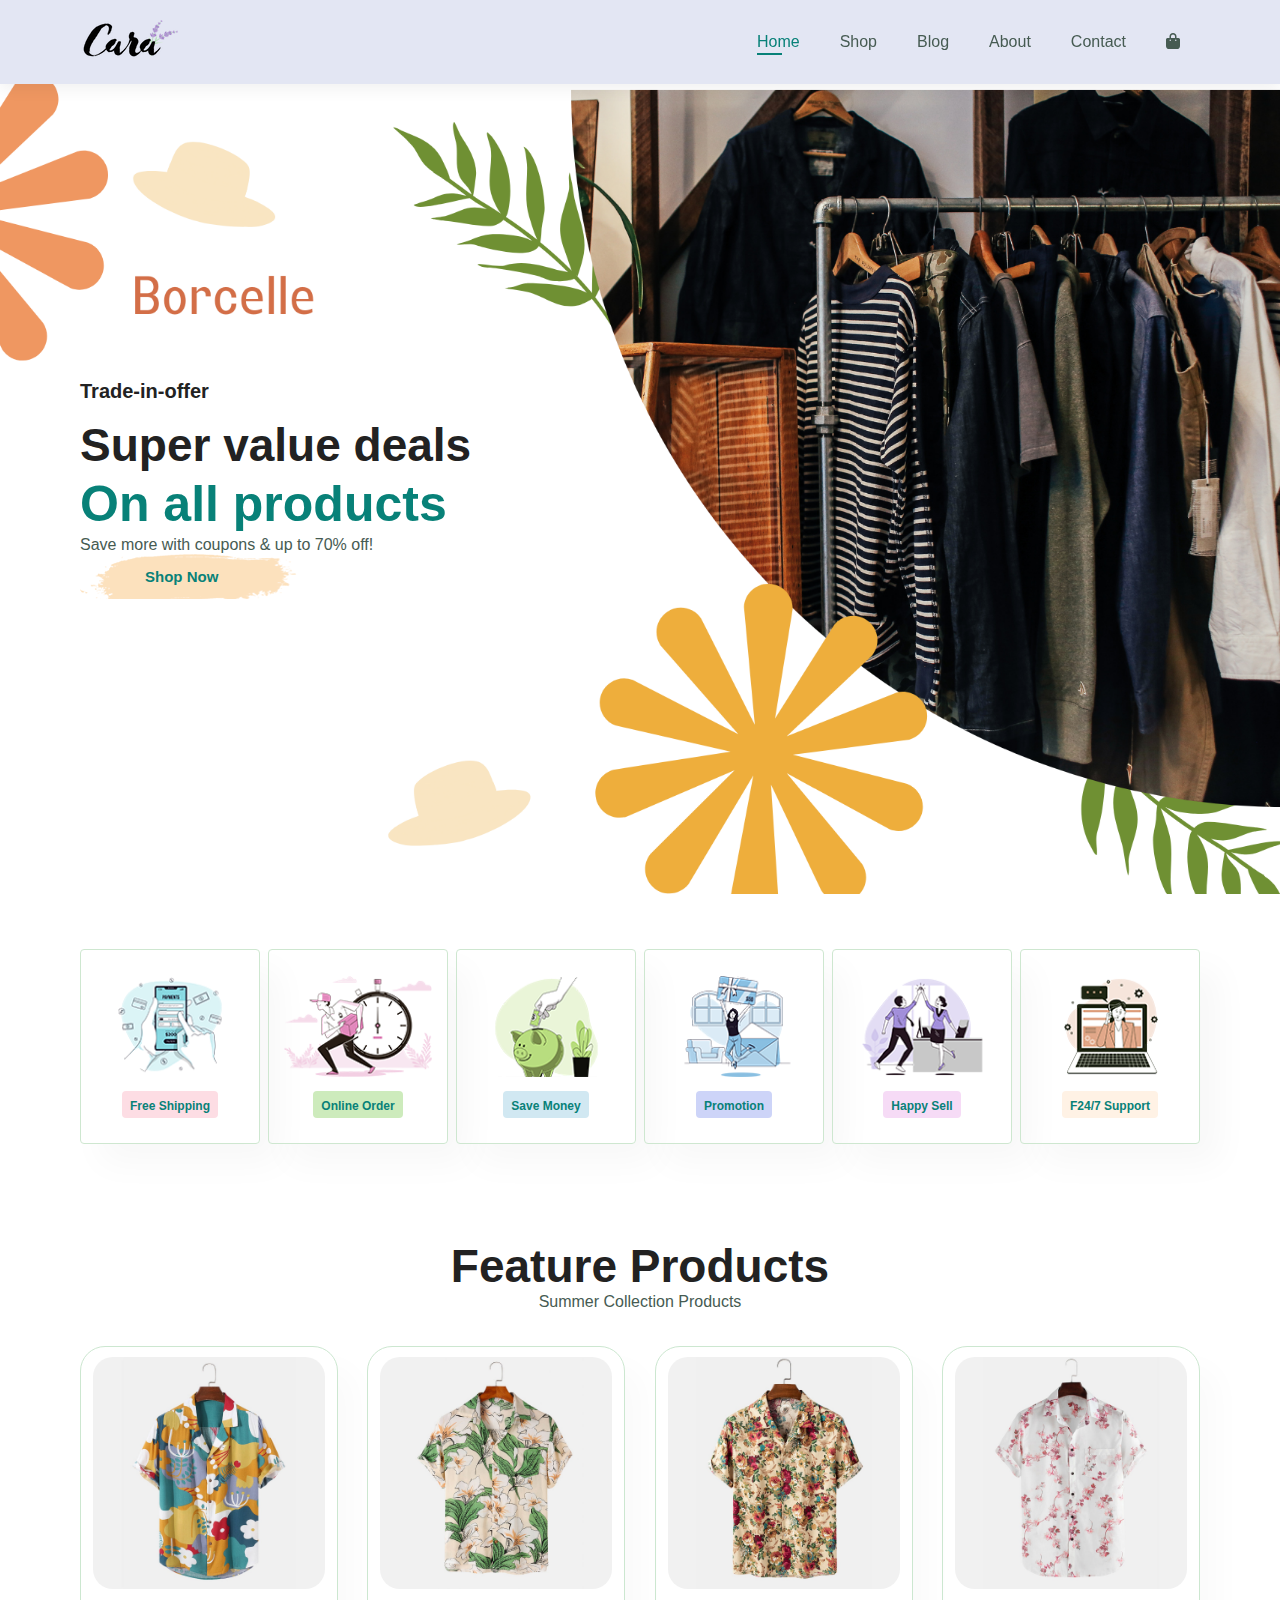
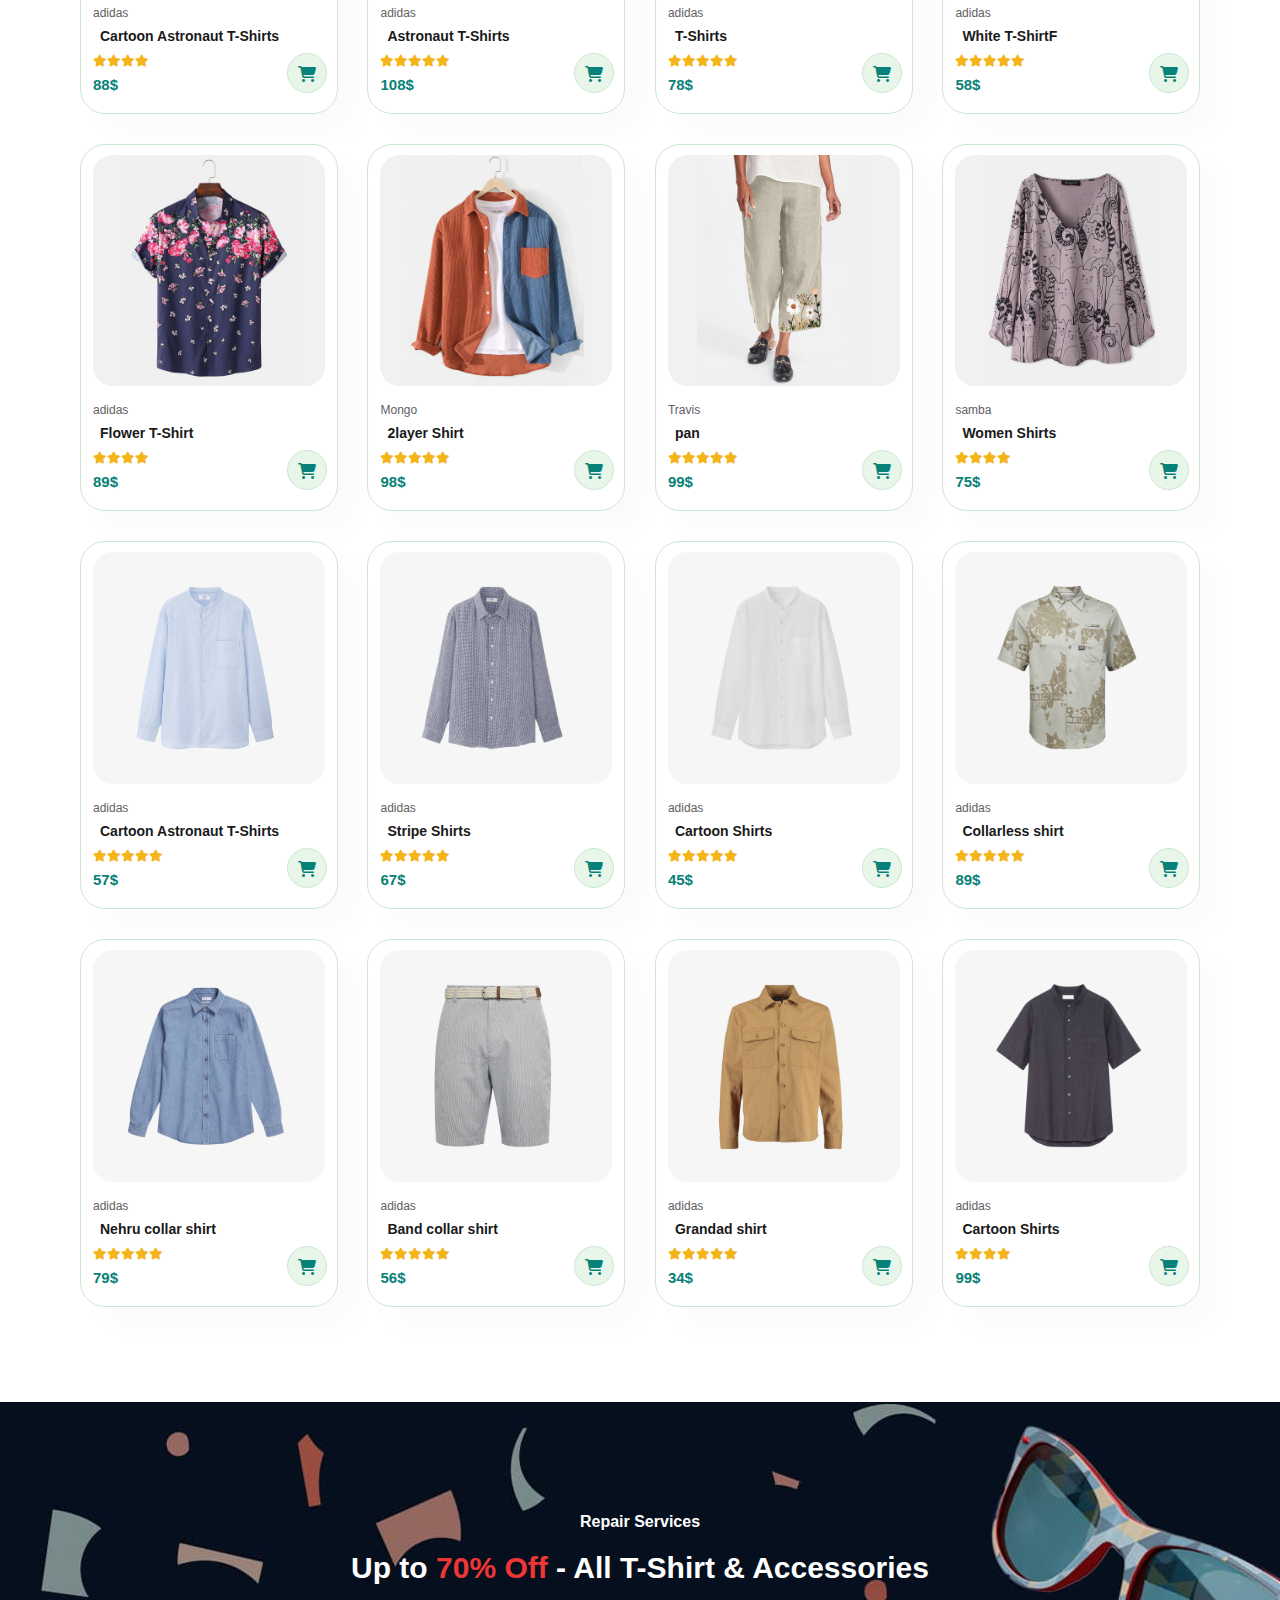
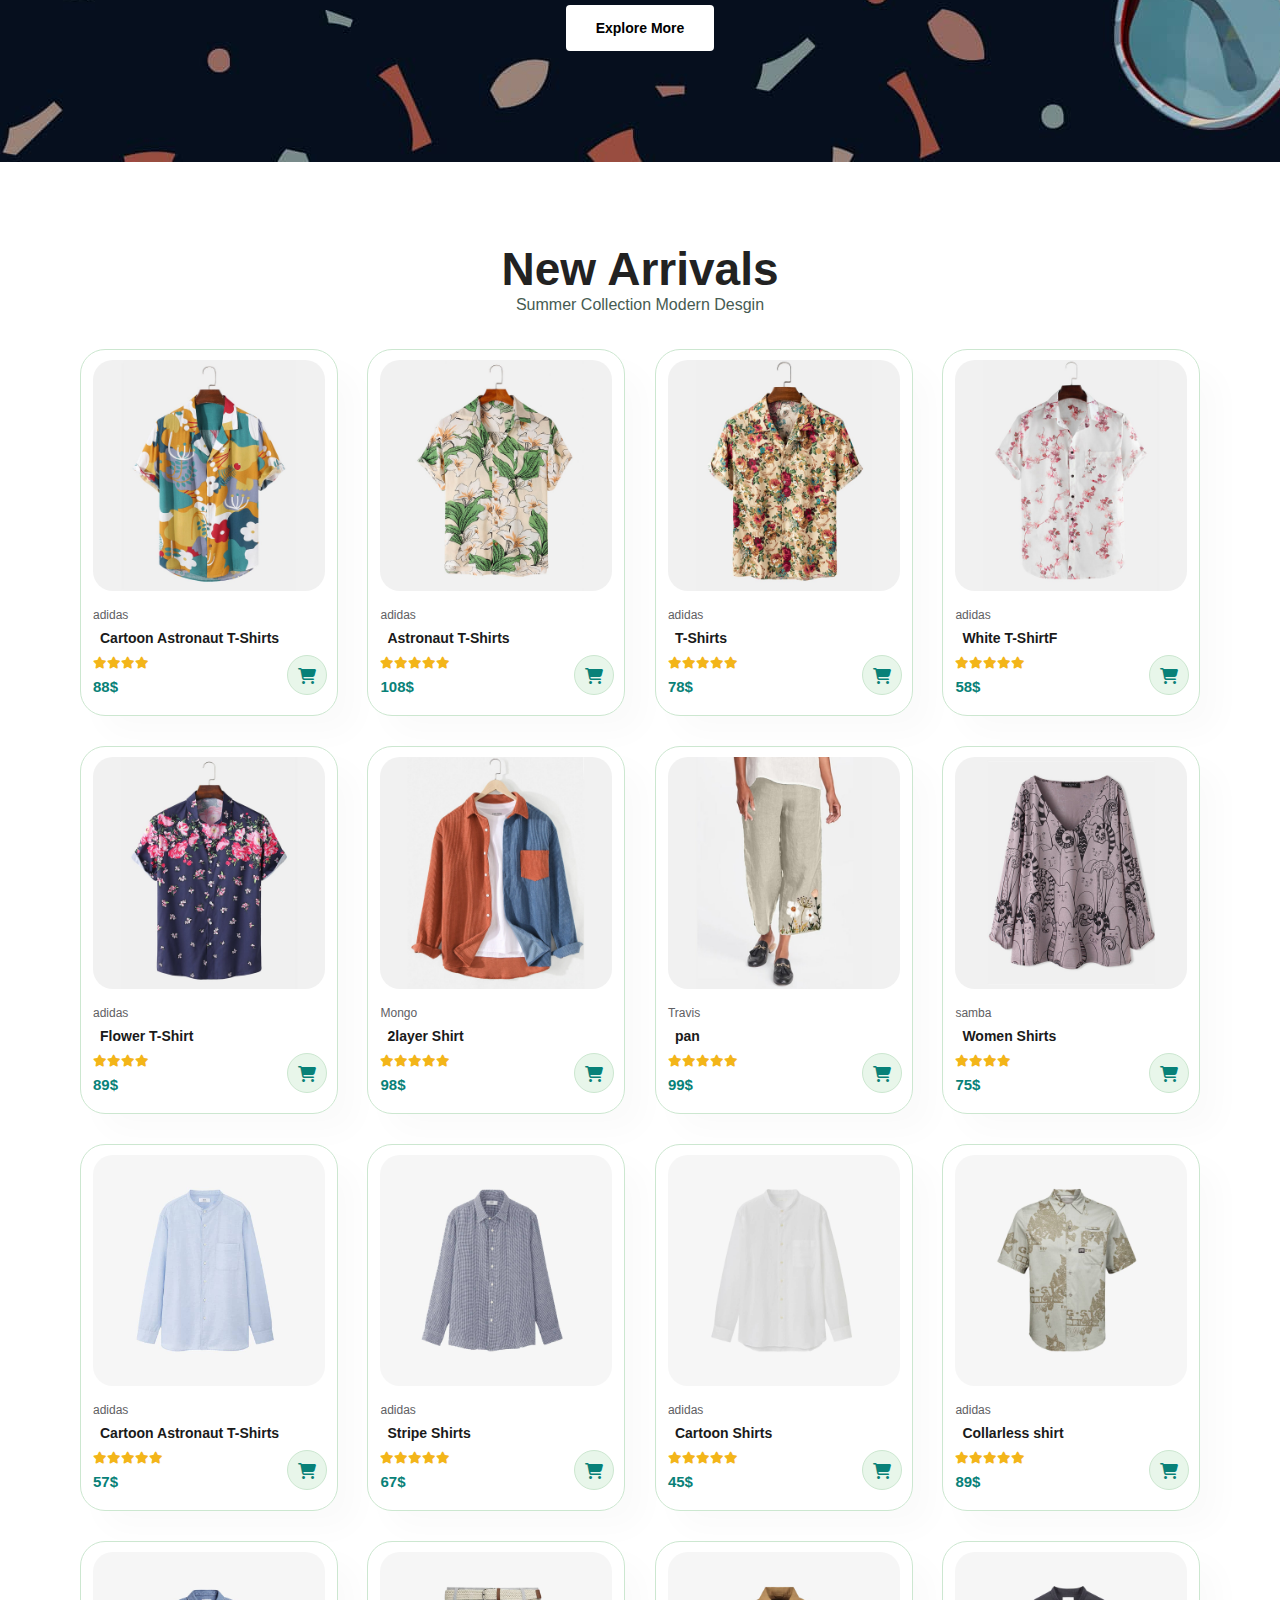
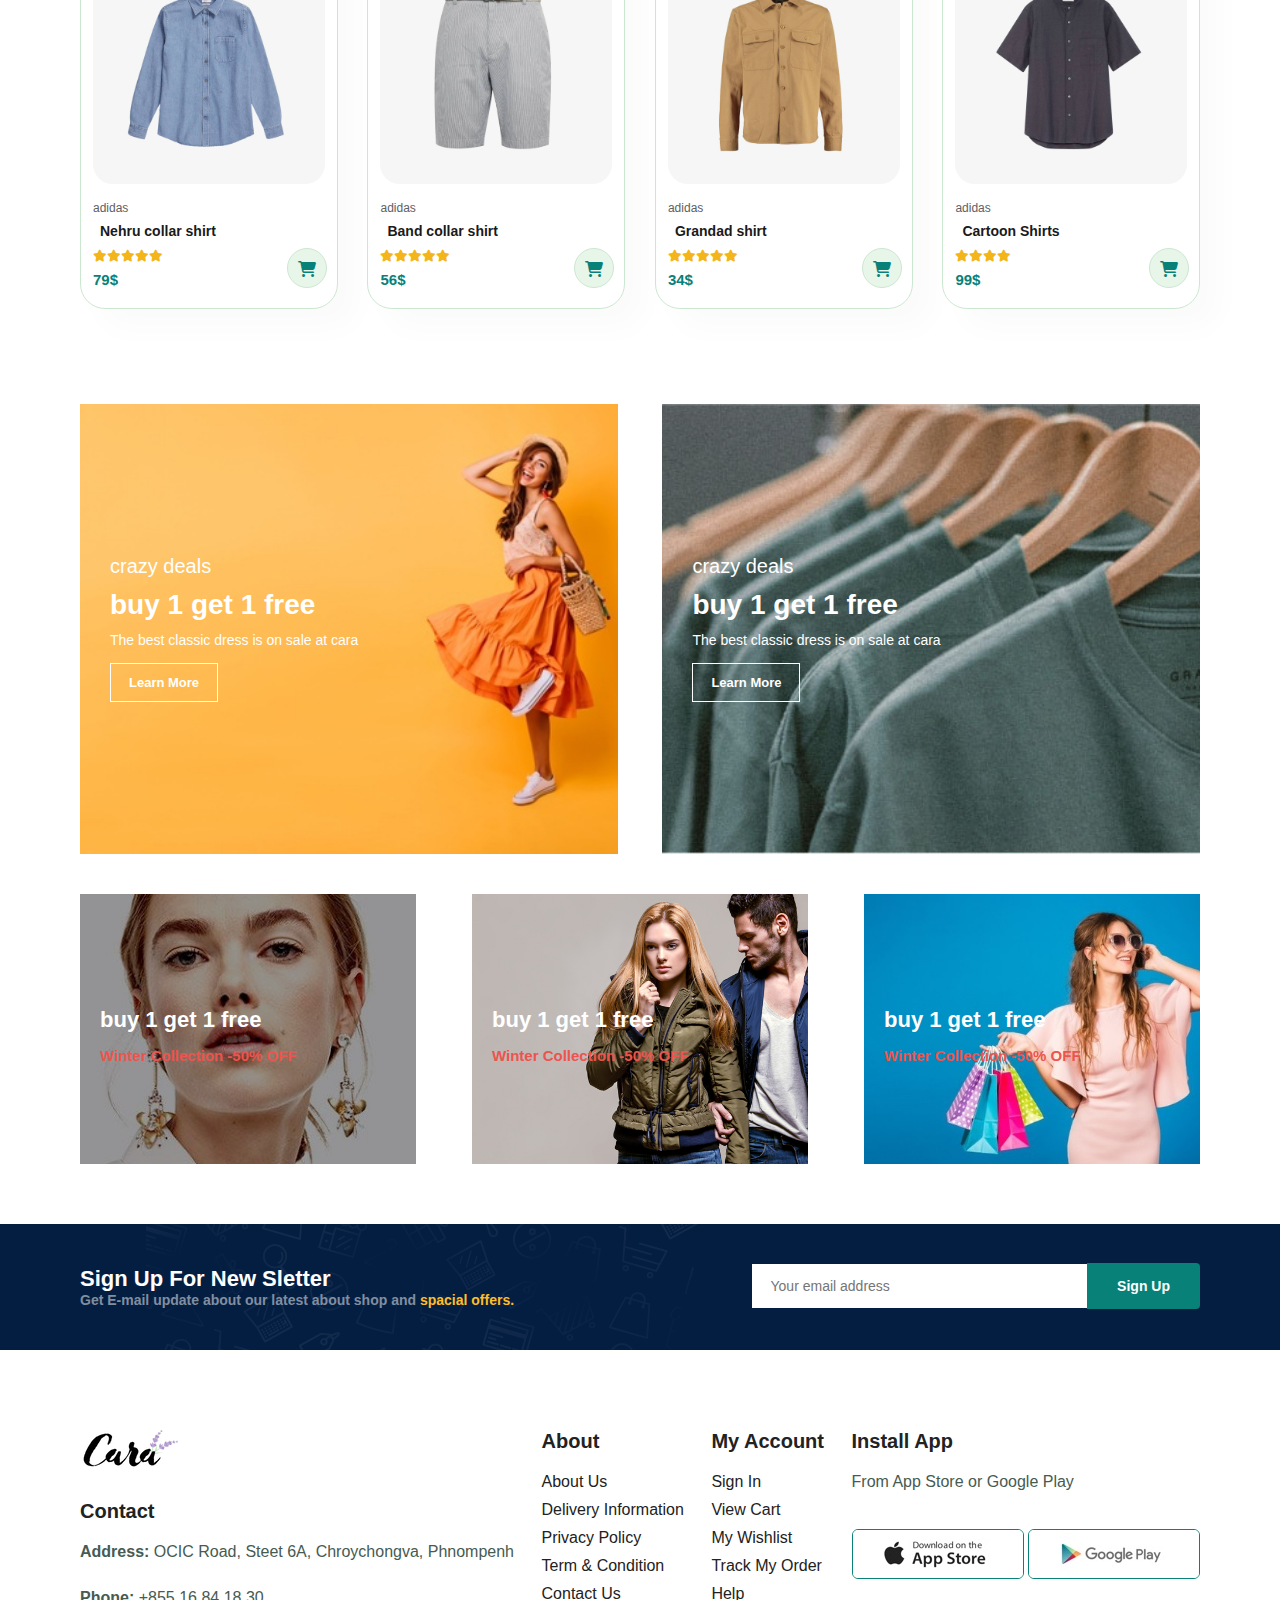
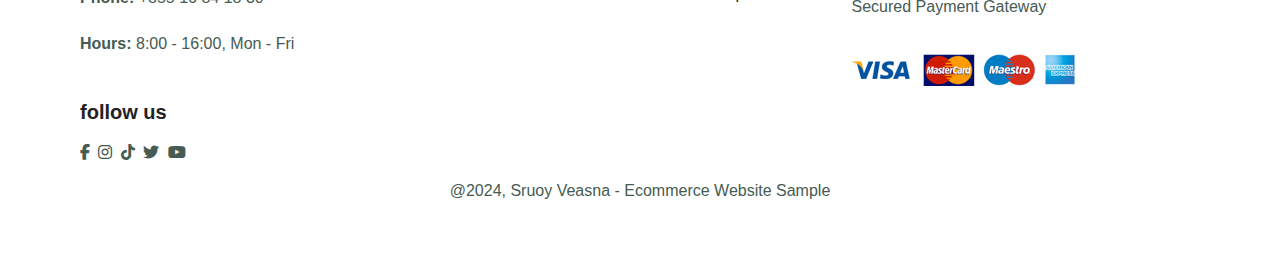
<file: index.html>
<!DOCTYPE html>
<html lang="en">
  <head>
    <meta charset="UTF-8" />
    <meta name="viewport" content="width=device-width, initial-scale=1.0" />
    <title>Document</title>
    <script src="JQuery.js"></script>
    <link rel="stylesheet" href="styles.css" />
    <link
      rel="stylesheet"
      href="https://cdnjs.cloudflare.com/ajax/libs/font-awesome/6.5.1/css/all.min.css"
    />
  </head>
  <body>
    <section id="header">
      <a href="index.html"><img src="logo.png" alt="" /></a>
      <div>
        <ul id="navbar">
          <li><a class="active" href="index.html">Home</a></li>
          <li><a href="shop.html">Shop</a></li>
          <li><a href="blog.html">Blog</a></li>
          <li><a href="about.html">About</a></li>
          <li><a href="contact.html">Contact</a></li>
          <li id="lg-bag">
            <a href="cart.html"><i class="fa-solid fa-bag-shopping"></i></a>
          </li>
          <a href="#" id="close"><i class="fa-solid fa-xmark"></i></a>
        </ul>
      </div>
      <div class="mobile">
        <a href="cart.html"><i class="fa-solid fa-bag-shopping"></i></a
        ><i id="bar" class="fa-solid fa-bars"></i>
      </div>
    </section>
    <section id="hero">
      <h4>Trade-in-offer</h4>
      <h2>Super value deals</h2>
      <h1>On all products</h1>
      <p>Save more with coupons & up to 70% off!</p>
      <button>Shop Now</button>
    </section>
    <section id="feature" class="section-p1">
      <div class="fe-box">
        <img src="f1.png" alt="" />
        <h6>Free Shipping</h6>
      </div>
      <div class="fe-box">
        <img src="f2.png" alt="" />
        <h6>Online Order</h6>
      </div>
      <div class="fe-box">
        <img src="f3.png" alt="" />
        <h6>Save Money</h6>
      </div>
      <div class="fe-box">
        <img src="f4.png" alt="" />
        <h6>Promotion</h6>
      </div>
      <div class="fe-box">
        <img src="f5.png" alt="" />
        <h6>Happy Sell</h6>
      </div>
      <div class="fe-box">
        <img src="f6.png" alt="" />
        <h6>F24/7 Support</h6>
      </div>
    </section>
    <section id="product1" class="section-p1">
      <h2>Feature Products</h2>
      <p>Summer Collection Products</p>
      <div class="pro-container"></div>
    </section>
    <section id="banner" class="section-m1">
      <h4>Repair Services</h4>
      <h2>Up to <span>70% Off</span> - All T-Shirt & Accessories</h2>
      <button class="normal">Explore More</button>
    </section>
    <section id="product1" class="section-p1">
      <h2>New Arrivals</h2>
      <p>Summer Collection Modern Desgin</p>
      <div class="pro-container"></div>
    </section>
    <section id="sm-banner" class="section-p1">
      <div class="banner-box">
        <h4>crazy deals</h4>
        <h2>buy 1 get 1 free</h2>
        <span>The best classic dress is on sale at cara</span>
        <button class="white">Learn More</button>
      </div>
      <div class="banner-box banner-box2">
        <h4>crazy deals</h4>
        <h2>buy 1 get 1 free</h2>
        <span>The best classic dress is on sale at cara</span>
        <button class="white">Learn More</button>
      </div>
    </section>
    <section id="banner3">
      <div class="banner-box">
        <h2>buy 1 get 1 free</h2>
        <h3>Winter Collection -50% OFF</h3>
      </div>
      <div class="banner-box banner-box2">
        <h2>buy 1 get 1 free</h2>
        <h3>Winter Collection -50% OFF</h3>
      </div>
      <div class="banner-box banner-box3">
        <h2>buy 1 get 1 free</h2>
        <h3>Winter Collection -50% OFF</h3>
      </div>
    </section>
    <section id="newsletter" class="section-p1 section-m1">
      <div class="newstext">
        <h4>Sign Up For New Sletter</h4>
        <p>
          Get E-mail update about our latest about shop and
          <span>spacial offers.</span>
        </p>
      </div>
      <div class="form">
        <input type="text" placeholder="Your email address" />
        <button class="normal">Sign Up</button>
      </div>
    </section>
    <footer class="section-p1">
      <div class="col">
        <img class="logo" src="logo.png" alt="" />
        <h4>Contact</h4>
        <p>
          <strong>Address: </strong>OCIC Road, Steet 6A, Chroychongva, Phnompenh
        </p>
        <p><strong>Phone: </strong>+855 16 84 18 30</p>
        <p><strong>Hours:</strong> 8:00 - 16:00, Mon - Fri</p>
        <div class="follow">
          <h4>follow us</h4>
          <div class="icon">
            <i class="fa-brands fa-facebook-f"></i>
            <i class="fa-brands fa-instagram"></i>
            <i class="fa-brands fa-tiktok"></i>
            <i class="fa-brands fa-twitter"></i>
            <i class="fa-brands fa-youtube"></i>
          </div>
        </div>
      </div>
      <div class="col">
        <h4>About</h4>
        <a href="about.html">About Us</a>
        <a href="#">Delivery Information</a>
        <a href="#">Privacy Policy</a>
        <a href="#">Term & Condition</a>
        <a href="contact.html">Contact Us</a>
      </div>
      <div class="col">
        <h4>My Account</h4>
        <a href="#">Sign In</a>
        <a href="#">View Cart</a>
        <a href="#">My Wishlist</a>
        <a href="#">Track My Order</a>
        <a href="#">Help</a>
      </div>
      <div class="col install">
        <h4>Install App</h4>
        <p>From App Store or Google Play</p>
        <div class="row">
          <img src="app.jpg" alt="" />
          <img src="play.jpg" alt="" />
        </div>
        <p>Secured Payment Gateway</p>
        <img src="pay.png" alt="" />
      </div>
      <div class="copyright">
        <p>@2024, Sruoy Veasna - Ecommerce Website Sample</p>
      </div>
    </footer>
  </body>
  <script src="Action.js"></script>
</html>
</file>
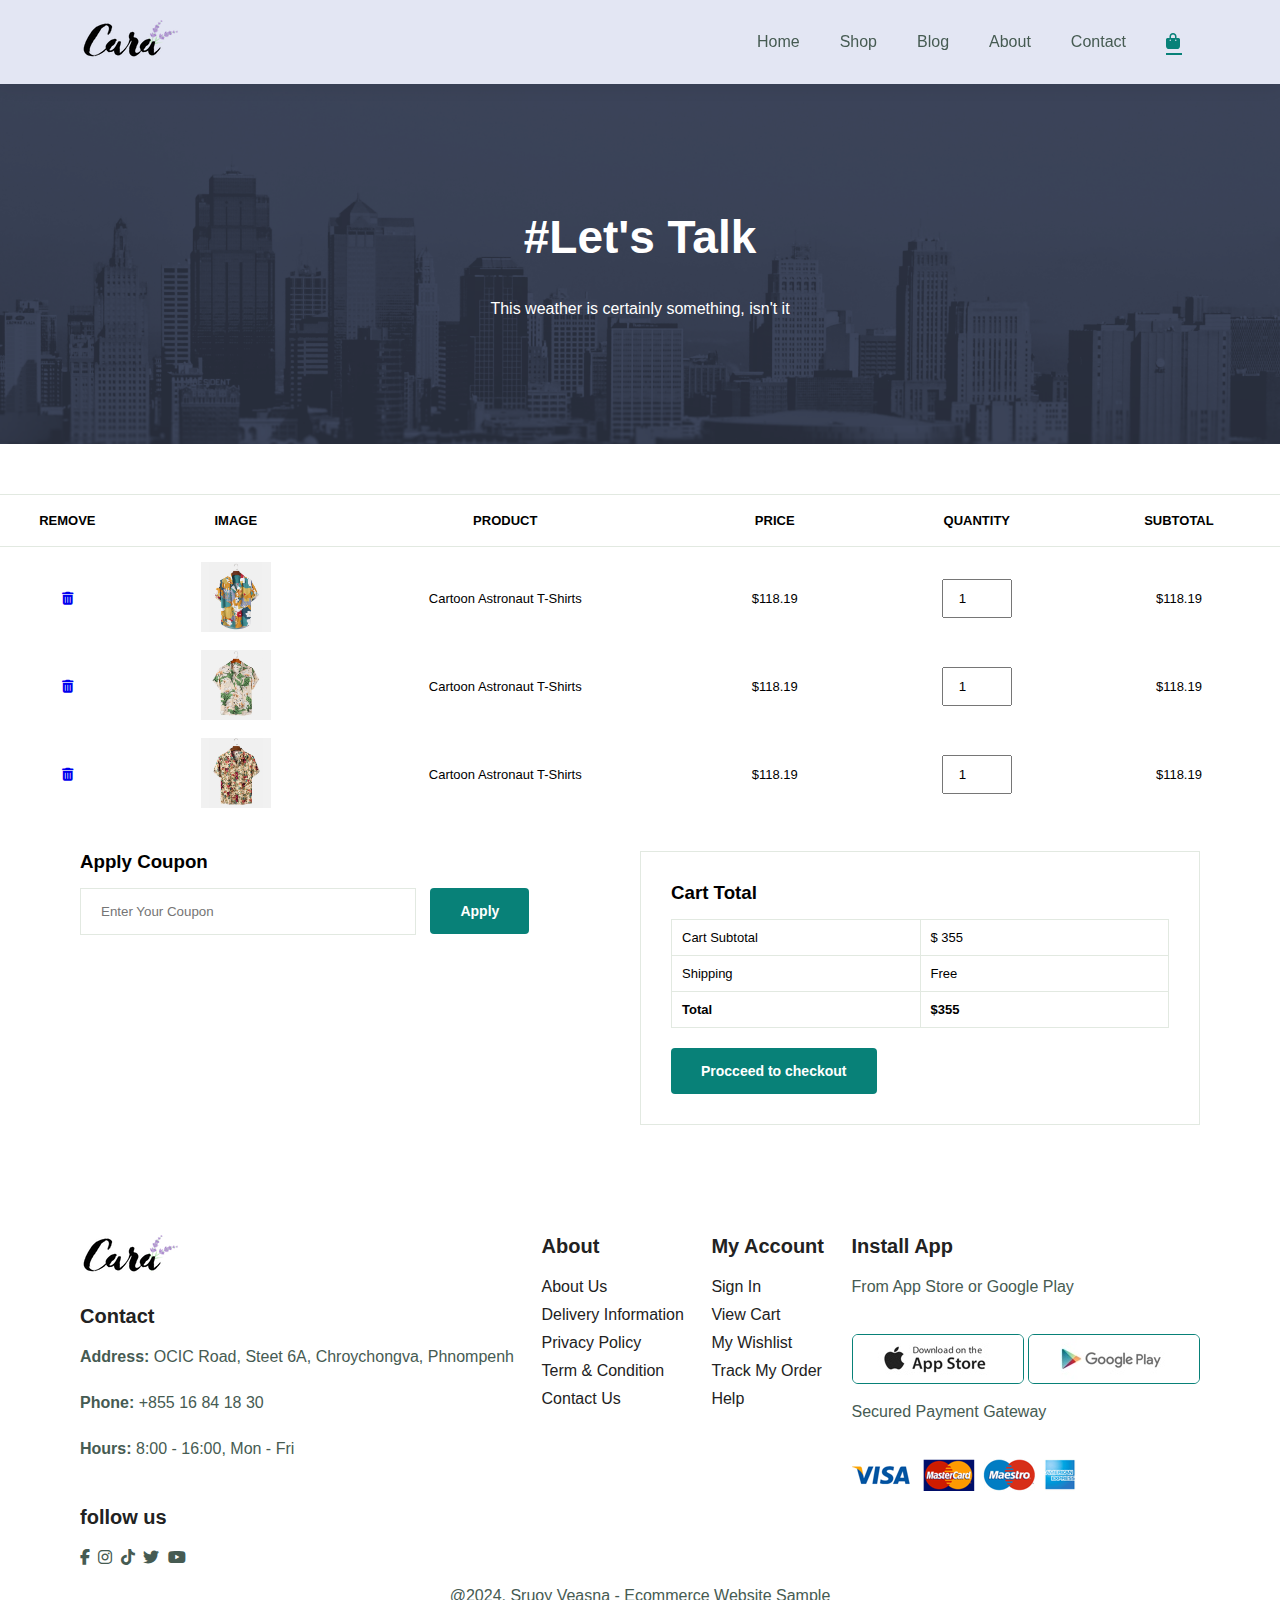
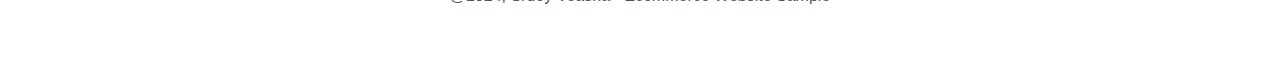
<file: cart.html>
<!DOCTYPE html>
<html lang="en">
  <head>
    <meta charset="UTF-8" />
    <meta name="viewport" content="width=device-width, initial-scale=1.0" />
    <title>Document</title>
    <script src="JQuery.js"></script>
    <link rel="stylesheet" href="styles.css" />
    <link
      rel="stylesheet"
      href="https://cdnjs.cloudflare.com/ajax/libs/font-awesome/6.5.1/css/all.min.css"
    />
  </head>
  <body>
    <section id="header">
      <a href="index.html"><img src="logo.png" alt="" /></a>
      <div>
        <ul id="navbar">
          <li><a href="index.html">Home</a></li>
          <li><a href="shop.html">Shop</a></li>
          <li><a href="blog.html">Blog</a></li>
          <li><a href="about.html">About</a></li>
          <li><a href="contact.html">Contact</a></li>
          <li id="lg-bag">
            <a class="active" href="cart.html"
              ><i class="fa-solid fa-bag-shopping"></i
            ></a>
          </li>
          <a href="#" id="close"><i class="fa-solid fa-xmark"></i></a>
        </ul>
      </div>
      <div class="mobile">
        <a href="cart.html"><i class="fa-solid fa-bag-shopping"></i></a
        ><i id="bar" class="fa-solid fa-bars"></i>
      </div>
    </section>
    <section class="about-header section-p1" id="page-header">
      <h2>#Let's Talk</h2>
      <br /><br />
      <p>This weather is certainly something, isn't it</p>
    </section>
    <section id="cart">
      <table width="100%">
        <thead>
          <tr>
            <td>REMOVE</td>
            <td>IMAGE</td>
            <td>PRODUCT</td>
            <td>PRICE</td>
            <td>QUANTITY</td>
            <td>SUBTOTAL</td>
          </tr>
        </thead>
        <tbody>
          <tr>
            <td>
              <a href="#"><i class="fa-solid fa-trash-can"></i></a>
            </td>
            <td><img src="e1.jpg" alt="" /></td>
            <td>Cartoon Astronaut T-Shirts</td>
            <td>$118.19</td>
            <td><input type="number" value="1" /></td>
            <td>$118.19</td>
          </tr>
          <tr>
            <td>
              <a href="#"><i class="fa-solid fa-trash-can"></i></a>
            </td>
            <td><img src="e2.jpg" alt="" /></td>
            <td>Cartoon Astronaut T-Shirts</td>
            <td>$118.19</td>
            <td><input type="number" value="1" /></td>
            <td>$118.19</td>
          </tr>
          <tr>
            <td>
              <a href="#"><i class="fa-solid fa-trash-can"></i></a>
            </td>
            <td><img src="e3.jpg" alt="" /></td>
            <td>Cartoon Astronaut T-Shirts</td>
            <td>$118.19</td>
            <td><input type="number" value="1" /></td>
            <td>$118.19</td>
          </tr>
        </tbody>
      </table>
    </section>
    <section id="cart-add" class="section-p1">
      <div id="coupon">
        <h3>Apply Coupon</h3>
        <div>
          <input type="text " placeholder="Enter Your Coupon" />
          <button class="normal">Apply</button>
        </div>
      </div>
      <div id="subtotal">
        <h3>Cart Total</h3>
        <table>
          <tr>
            <td>Cart Subtotal</td>
            <td>$ 355</td>
          </tr>
          <tr>
            <td>Shipping</td>
            <td>Free</td>
          </tr>
          <tr>
            <td><strong>Total</strong></td>
            <td><strong>$355</strong></td>
          </tr>
        </table>
        <button class="normal">Procceed to checkout</button>
      </div>
    </section>

    <footer class="section-p1">
      <div class="col">
        <img class="logo" src="logo.png" alt="" />
        <h4>Contact</h4>
        <p>
          <strong>Address: </strong>OCIC Road, Steet 6A, Chroychongva, Phnompenh
        </p>
        <p><strong>Phone: </strong>+855 16 84 18 30</p>
        <p><strong>Hours:</strong> 8:00 - 16:00, Mon - Fri</p>
        <div class="follow">
          <h4>follow us</h4>
          <div class="icon">
            <i class="fa-brands fa-facebook-f"></i>
            <i class="fa-brands fa-instagram"></i>
            <i class="fa-brands fa-tiktok"></i>
            <i class="fa-brands fa-twitter"></i>
            <i class="fa-brands fa-youtube"></i>
          </div>
        </div>
      </div>
      <div class="col">
        <h4>About</h4>
        <a href="about.html">About Us</a>
        <a href="#">Delivery Information</a>
        <a href="#">Privacy Policy</a>
        <a href="#">Term & Condition</a>
        <a href="contact.html">Contact Us</a>
      </div>
      <div class="col">
        <h4>My Account</h4>
        <a href="#">Sign In</a>
        <a href="#">View Cart</a>
        <a href="#">My Wishlist</a>
        <a href="#">Track My Order</a>
        <a href="#">Help</a>
      </div>
      <div class="col install">
        <h4>Install App</h4>
        <p>From App Store or Google Play</p>
        <div class="row">
          <img src="app.jpg" alt="" />
          <img src="play.jpg" alt="" />
        </div>
        <p>Secured Payment Gateway</p>
        <img src="pay.png" alt="" />
      </div>
      <div class="copyright">
        <p>@2024, Sruoy Veasna - Ecommerce Website Sample</p>
      </div>
    </footer>
  </body>
  <script src="Action.js"></script>
</html>
</file>
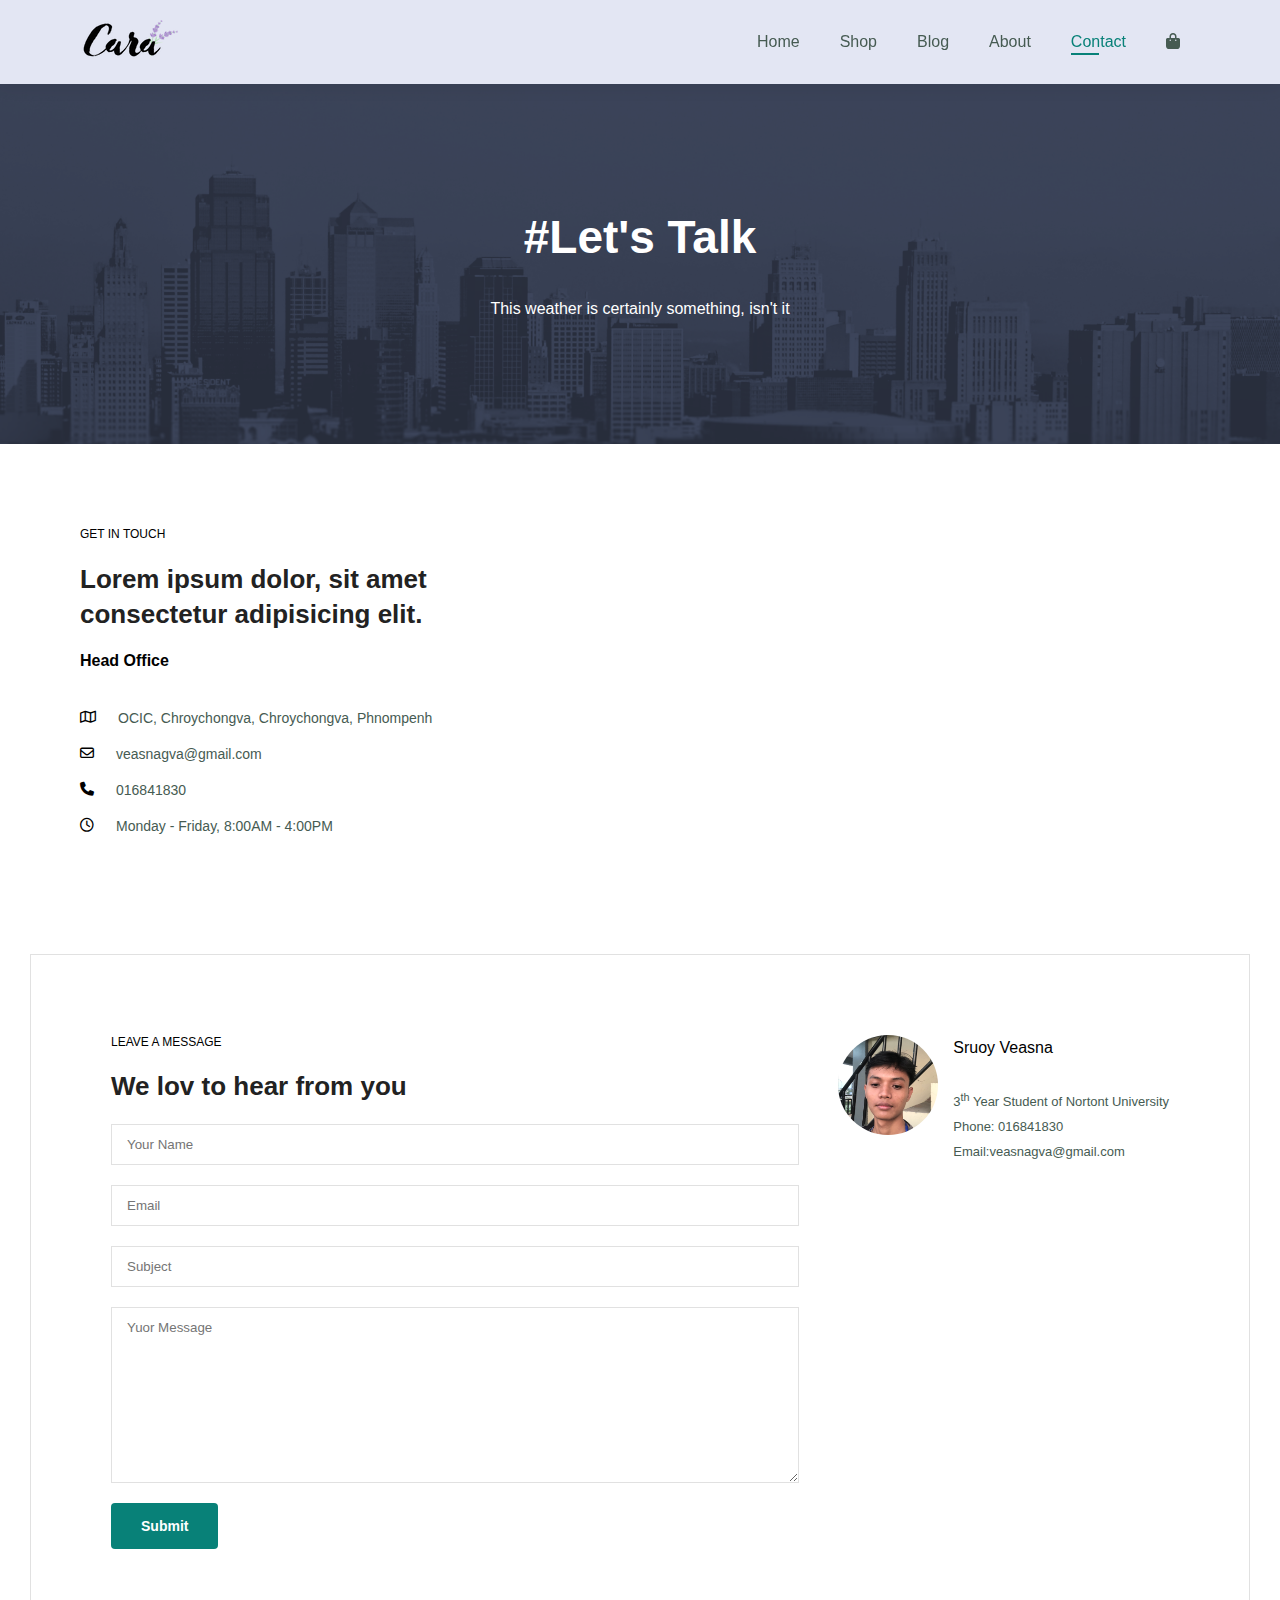
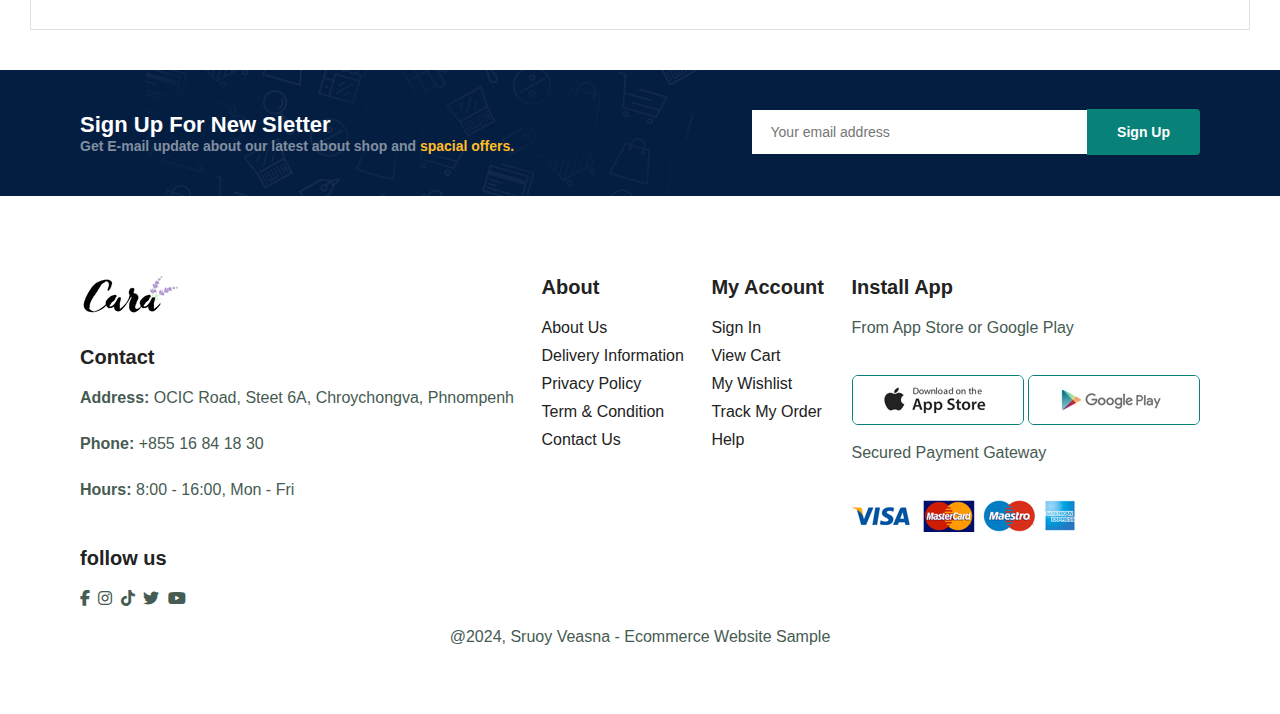
<file: contact.html>
<!DOCTYPE html>
<html lang="en">
  <head>
    <meta charset="UTF-8" />
    <meta name="viewport" content="width=device-width, initial-scale=1.0" />
    <title>Document</title>
    <script src="JQuery.js"></script>
    <link rel="stylesheet" href="styles.css" />
    <link
      rel="stylesheet"
      href="https://cdnjs.cloudflare.com/ajax/libs/font-awesome/6.5.1/css/all.min.css"
    />
  </head>
  <body>
    <section id="header">
      <a href="index.html"><img src="logo.png" alt="" /></a>
      <div>
        <ul id="navbar">
          <li><a href="index.html">Home</a></li>
          <li><a href="shop.html">Shop</a></li>
          <li><a href="blog.html">Blog</a></li>
          <li><a href="about.html">About</a></li>
          <li><a class="active" href="contact.html">Contact</a></li>
          <li id="lg-bag">
            <a href="cart.html"><i class="fa-solid fa-bag-shopping"></i></a>
          </li>
          <a href="#" id="close"><i class="fa-solid fa-xmark"></i></a>
        </ul>
      </div>
      <div class="mobile">
        <a href="cart.html"><i class="fa-solid fa-bag-shopping"></i></a
        ><i id="bar" class="fa-solid fa-bars"></i>
      </div>
    </section>
    <section class="about-header" id="page-header">
      <h2>#Let's Talk</h2>
      <br /><br />
      <p>This weather is certainly something, isn't it</p>
    </section>
    <section id="contact-details" class="section-p1">
      <div class="details">
        <span>GET IN TOUCH</span>
        <h2>Lorem ipsum dolor, sit amet consectetur adipisicing elit.</h2>
        <h3>Head Office</h3>
        <div>
          <li>
            <i class="fa-regular fa-map"></i>
            <p>OCIC, Chroychongva, Chroychongva, Phnompenh</p>
          </li>
          <li>
            <i class="fa-regular fa-envelope"></i>
            <p>veasnagva@gmail.com</p>
          </li>
          <li>
            <i class="fa-solid fa-phone"></i>
            <p>016841830</p>
          </li>
          <li>
            <i class="fa-regular fa-clock"></i>
            <p>Monday - Friday, 8:00AM - 4:00PM</p>
          </li>
        </div>
      </div>
      <div class="map">
        <iframe
          src="https://www.google.com/maps/embed?pb=!1m17!1m12!1m3!1d1161.9846990736253!2d104.9236891473942!3d11.592299012457811!2m3!1f0!2f0!3f0!3m2!1i1024!2i768!4f13.1!3m2!1m1!2zMTHCsDM1JzMxLjIiTiAxMDTCsDU1JzI1LjAiRQ!5e0!3m2!1skm!2skh!4v1707121918121!5m2!1skm!2skh"
          width="600"
          height="450"
          style="border: 0"
          allowfullscreen=""
          loading="lazy"
          referrerpolicy="no-referrer-when-downgrade"
        ></iframe>
      </div>
    </section>
    <section id="form-details" class="section-p1">
      <form action="">
        <span>LEAVE A MESSAGE</span>
        <h2>We lov to hear from you</h2>
        <input type="text" placeholder="Your Name" />
        <input type="text" placeholder="Email" />
        <input type="text" placeholder="Subject" />
        <textarea
          name=""
          id=""
          cols="30"
          rows="10"
          placeholder="Yuor Message"
        ></textarea>
        <button class="normal">Submit</button>
      </form>
      <div class="people">
        <div>
          <img src="4.png" alt="" />
          <p>
            <span>Sruoy Veasna</span><br />3<sup>th</sup> Year Student of
            Nortont University <br />
            Phone: 016841830 <br />
            Email:veasnagva@gmail.com
          </p>
        </div>
      </div>
    </section>

    <section id="newsletter" class="section-p1 section-m1">
      <div class="newstext">
        <h4>Sign Up For New Sletter</h4>
        <p>
          Get E-mail update about our latest about shop and
          <span>spacial offers.</span>
        </p>
      </div>
      <div class="form">
        <input type="text" placeholder="Your email address" />
        <button class="normal">Sign Up</button>
      </div>
    </section>
    <footer class="section-p1">
      <div class="col">
        <img class="logo" src="logo.png" alt="" />
        <h4>Contact</h4>
        <p>
          <strong>Address: </strong>OCIC Road, Steet 6A, Chroychongva, Phnompenh
        </p>
        <p><strong>Phone: </strong>+855 16 84 18 30</p>
        <p><strong>Hours:</strong> 8:00 - 16:00, Mon - Fri</p>
        <div class="follow">
          <h4>follow us</h4>
          <div class="icon">
            <i class="fa-brands fa-facebook-f"></i>
            <i class="fa-brands fa-instagram"></i>
            <i class="fa-brands fa-tiktok"></i>
            <i class="fa-brands fa-twitter"></i>
            <i class="fa-brands fa-youtube"></i>
          </div>
        </div>
      </div>
      <div class="col">
        <h4>About</h4>
        <a href="about.html">About Us</a>
        <a href="#">Delivery Information</a>
        <a href="#">Privacy Policy</a>
        <a href="#">Term & Condition</a>
        <a href="contact.html">Contact Us</a>
      </div>
      <div class="col">
        <h4>My Account</h4>
        <a href="#">Sign In</a>
        <a href="#">View Cart</a>
        <a href="#">My Wishlist</a>
        <a href="#">Track My Order</a>
        <a href="#">Help</a>
      </div>
      <div class="col install">
        <h4>Install App</h4>
        <p>From App Store or Google Play</p>
        <div class="row">
          <img src="app.jpg" alt="" />
          <img src="play.jpg" alt="" />
        </div>
        <p>Secured Payment Gateway</p>
        <img src="pay.png" alt="" />
      </div>
      <div class="copyright">
        <p>@2024, Sruoy Veasna - Ecommerce Website Sample</p>
      </div>
    </footer>
  </body>
  <script src="Action.js"></script>
</html>
</file>
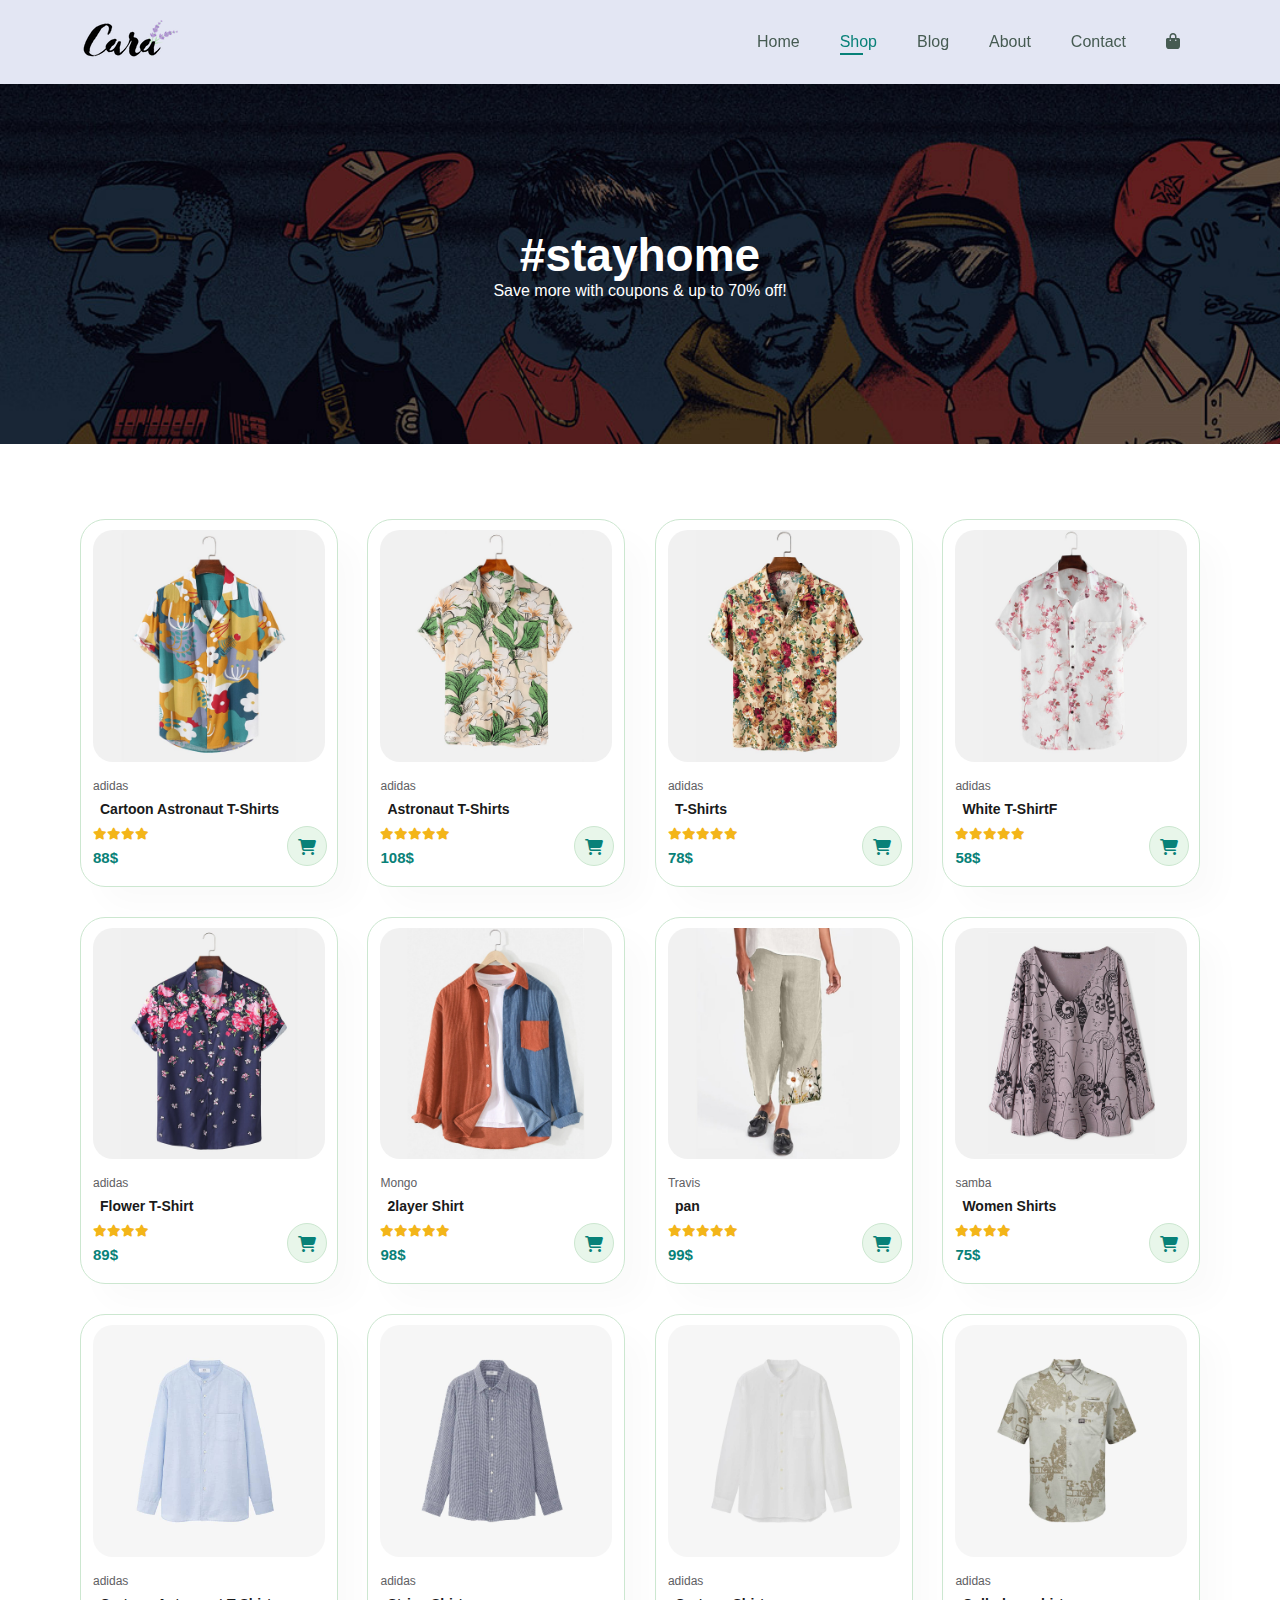
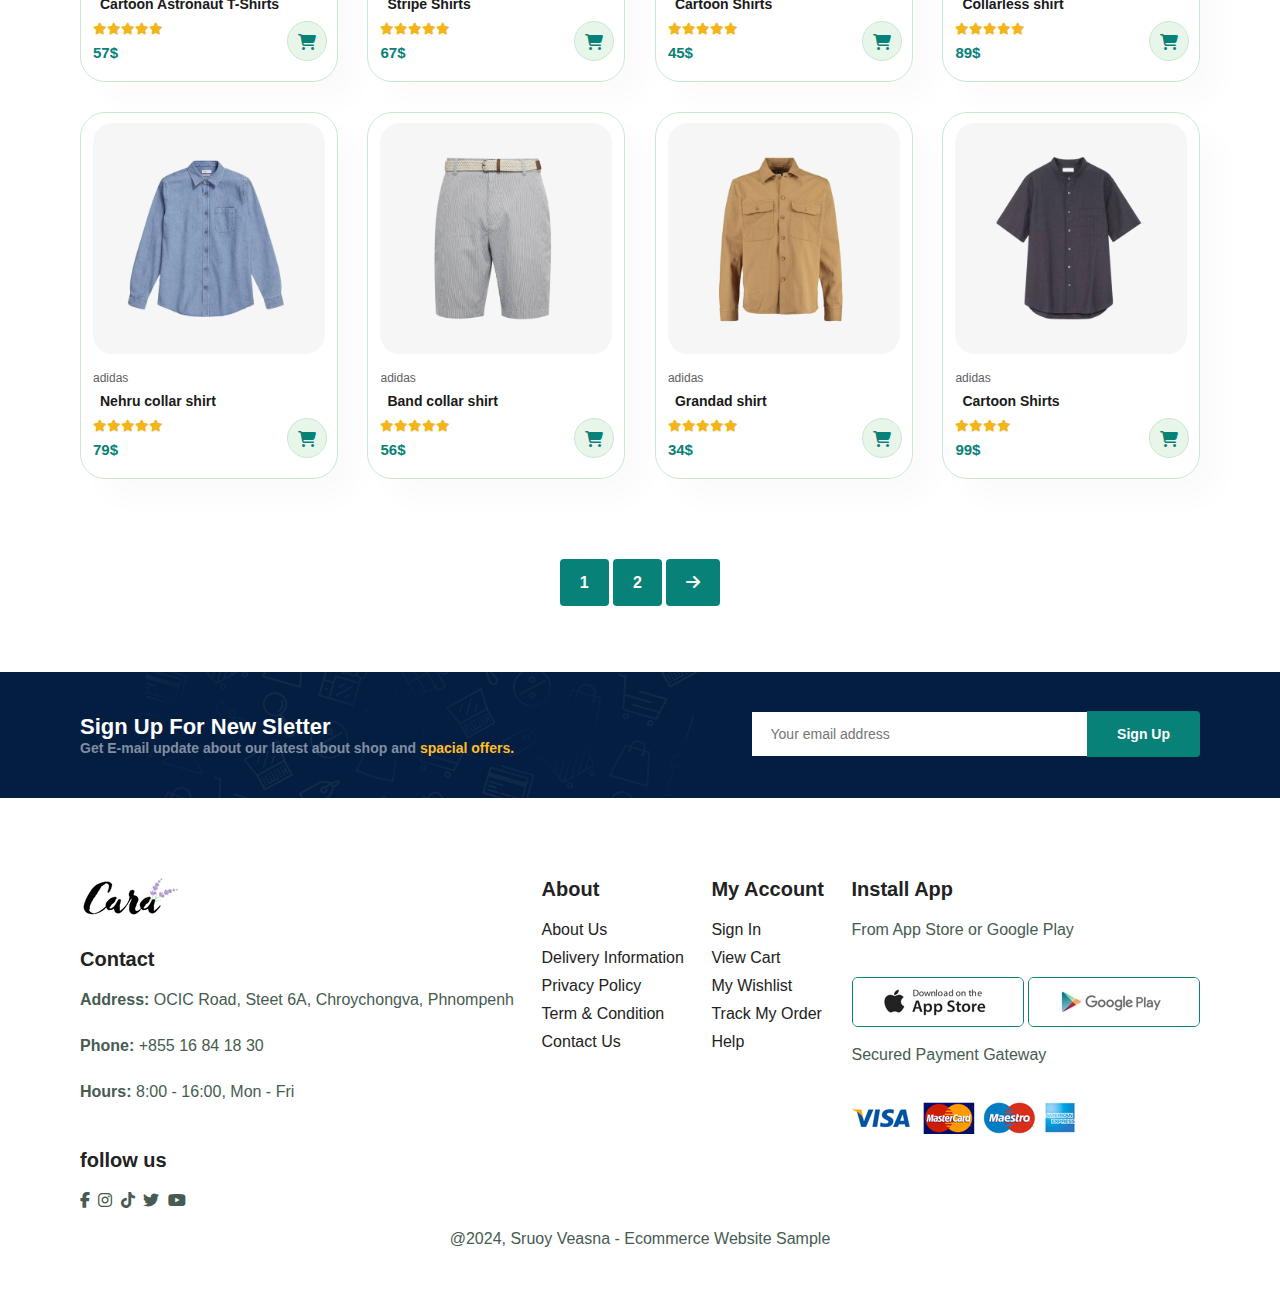
<file: shop.html>
<!DOCTYPE html>
<html lang="en">
  <head>
    <meta charset="UTF-8" />
    <meta name="viewport" content="width=device-width, initial-scale=1.0" />
    <title>Document</title>
    <script src="JQuery.js"></script>
    <link rel="stylesheet" href="styles.css" />
    <link
      rel="stylesheet"
      href="https://cdnjs.cloudflare.com/ajax/libs/font-awesome/6.5.1/css/all.min.css"
    />
  </head>
  <body>
    <section id="header">
      <a href="index.html"><img src="logo.png" alt="" /></a>
      <div>
        <ul id="navbar">
          <li><a href="index.html">Home</a></li>
          <li><a class="active" href="shop.html">Shop</a></li>
          <li><a href="blog.html">Blog</a></li>
          <li><a href="about.html">About</a></li>
          <li><a href="contact.html">Contact</a></li>
          <li id="lg-bag">
            <a href="cart.html"><i class="fa-solid fa-bag-shopping"></i></a>
          </li>
          <a href="#" id="close"><i class="fa-solid fa-xmark"></i></a>
        </ul>
      </div>
      <div class="mobile">
        <a href="cart.html"><i class="fa-solid fa-bag-shopping"></i></a
        ><i id="bar" class="fa-solid fa-bars"></i>
      </div>
    </section>
    <section id="page-header">
      <h2>#stayhome</h2>
      <p>Save more with coupons & up to 70% off!</p>
    </section>
    <section id="product1" class="section-p1">
      <div class="pro-container"></div>
    </section>
    <section id="pagination" class="section-p1">
      <a href="#">1</a>
      <a href="#">2</a>
      <a href="#"><i class="fa-solid fa-arrow-right"></i></a>
    </section>
    <section id="newsletter" class="section-p1 section-m1">
      <div class="newstext">
        <h4>Sign Up For New Sletter</h4>
        <p>
          Get E-mail update about our latest about shop and
          <span>spacial offers.</span>
        </p>
      </div>
      <div class="form">
        <input type="text" placeholder="Your email address" />
        <button class="normal">Sign Up</button>
      </div>
    </section>
    <footer class="section-p1">
      <div class="col">
        <img class="logo" src="logo.png" alt="" />
        <h4>Contact</h4>
        <p>
          <strong>Address: </strong>OCIC Road, Steet 6A, Chroychongva, Phnompenh
        </p>
        <p><strong>Phone: </strong>+855 16 84 18 30</p>
        <p><strong>Hours:</strong> 8:00 - 16:00, Mon - Fri</p>
        <div class="follow">
          <h4>follow us</h4>
          <div class="icon">
            <i class="fa-brands fa-facebook-f"></i>
            <i class="fa-brands fa-instagram"></i>
            <i class="fa-brands fa-tiktok"></i>
            <i class="fa-brands fa-twitter"></i>
            <i class="fa-brands fa-youtube"></i>
          </div>
        </div>
      </div>
      <div class="col">
        <h4>About</h4>
        <a href="about.html">About Us</a>
        <a href="#">Delivery Information</a>
        <a href="#">Privacy Policy</a>
        <a href="#">Term & Condition</a>
        <a href="contact.html">Contact Us</a>
      </div>
      <div class="col">
        <h4>My Account</h4>
        <a href="#">Sign In</a>
        <a href="#">View Cart</a>
        <a href="#">My Wishlist</a>
        <a href="#">Track My Order</a>
        <a href="#">Help</a>
      </div>
      <div class="col install">
        <h4>Install App</h4>
        <p>From App Store or Google Play</p>
        <div class="row">
          <img src="app.jpg" alt="" />
          <img src="play.jpg" alt="" />
        </div>
        <p>Secured Payment Gateway</p>
        <img src="pay.png" alt="" />
      </div>
      <div class="copyright">
        <p>@2024, Sruoy Veasna - Ecommerce Website Sample</p>
      </div>
    </footer>
  </body>
  <script src="Action.js"></script>
  <script>
    document.addEventListener("DOMContentLoaded", function () {
      var productContainers = document.querySelectorAll(".pro-container");

      function handleProductClick(event) {
        if (event.target.tagName === "IMG") {
          var imageSrc = event.target.getAttribute("src");

          var mainImage = document.getElementById("MainImg");
          if (mainImage) {
            mainImage.setAttribute("src", imageSrc);
          }
        }
      }

      // Iterate over each product container
      productContainers.forEach(function (container) {
        // Add click event listener to each container
        container.addEventListener("click", handleProductClick);
      });
    });
  </script>
</html>
</file>
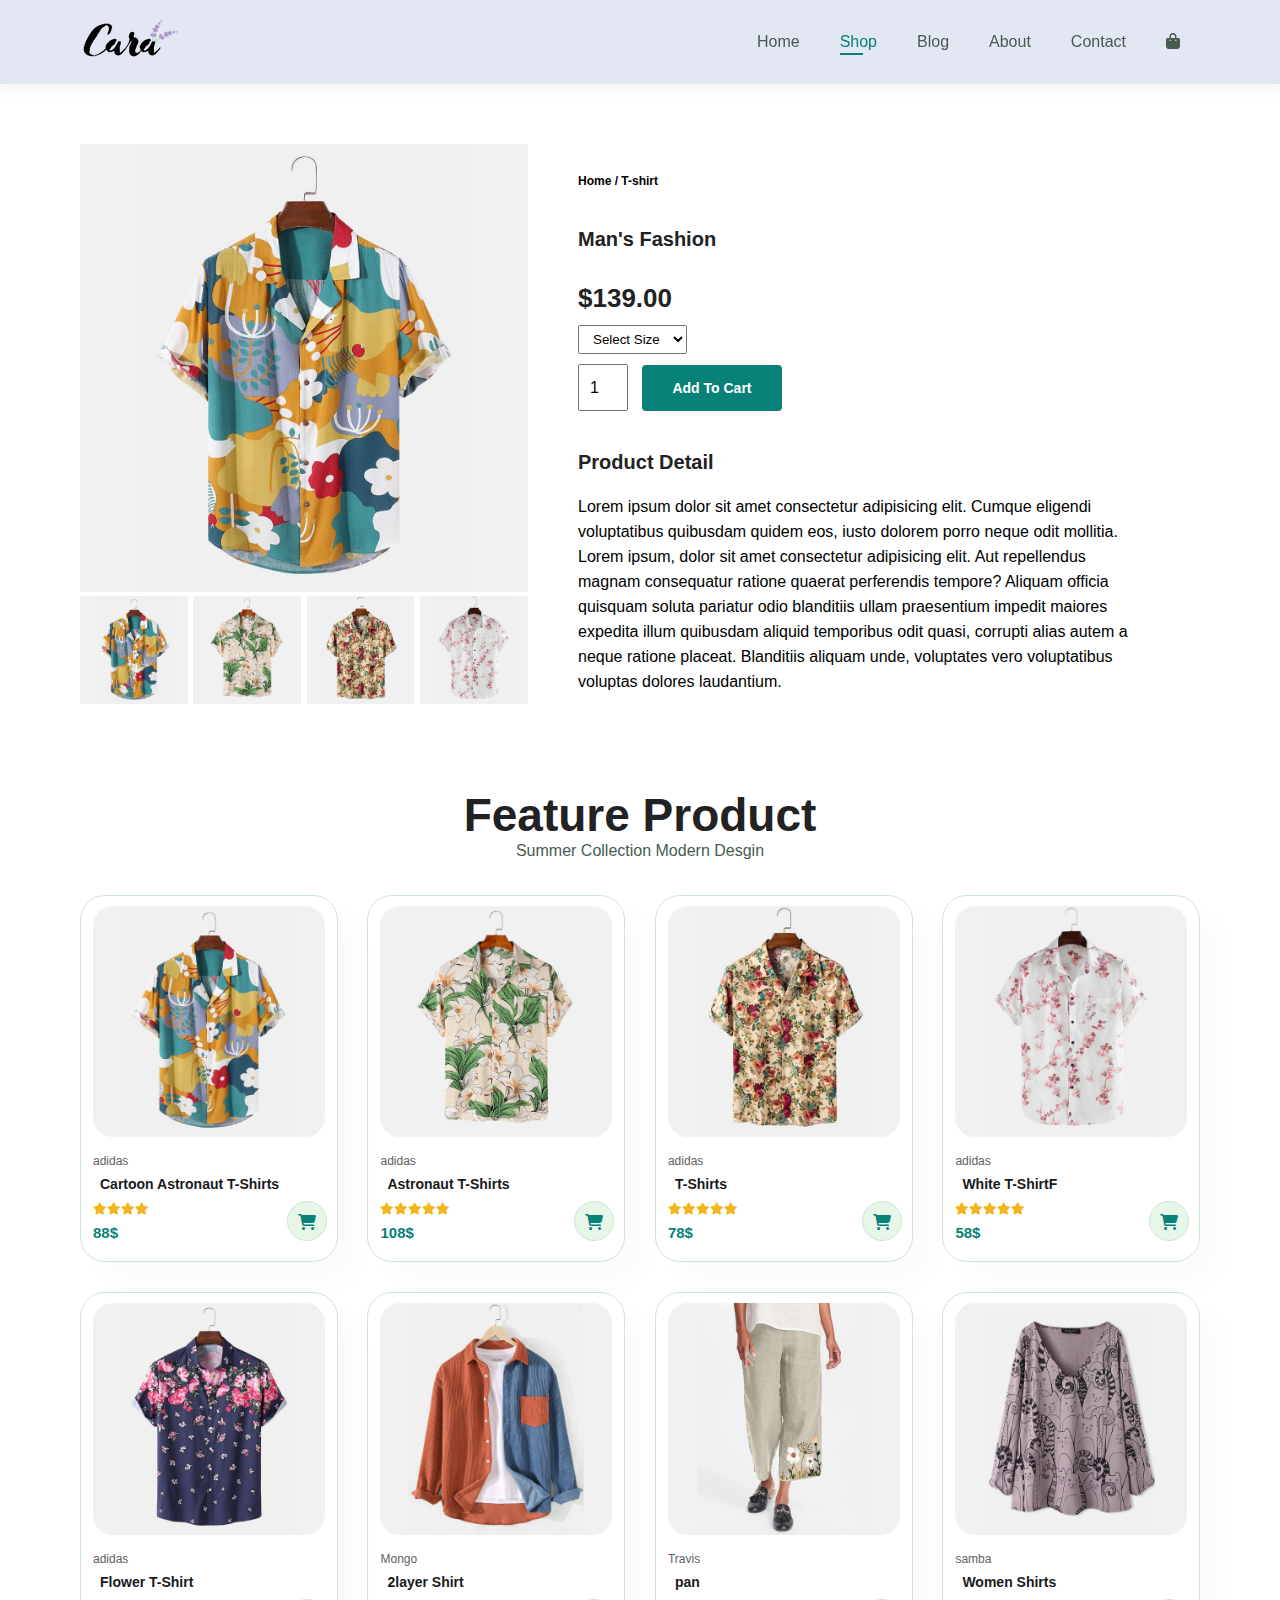
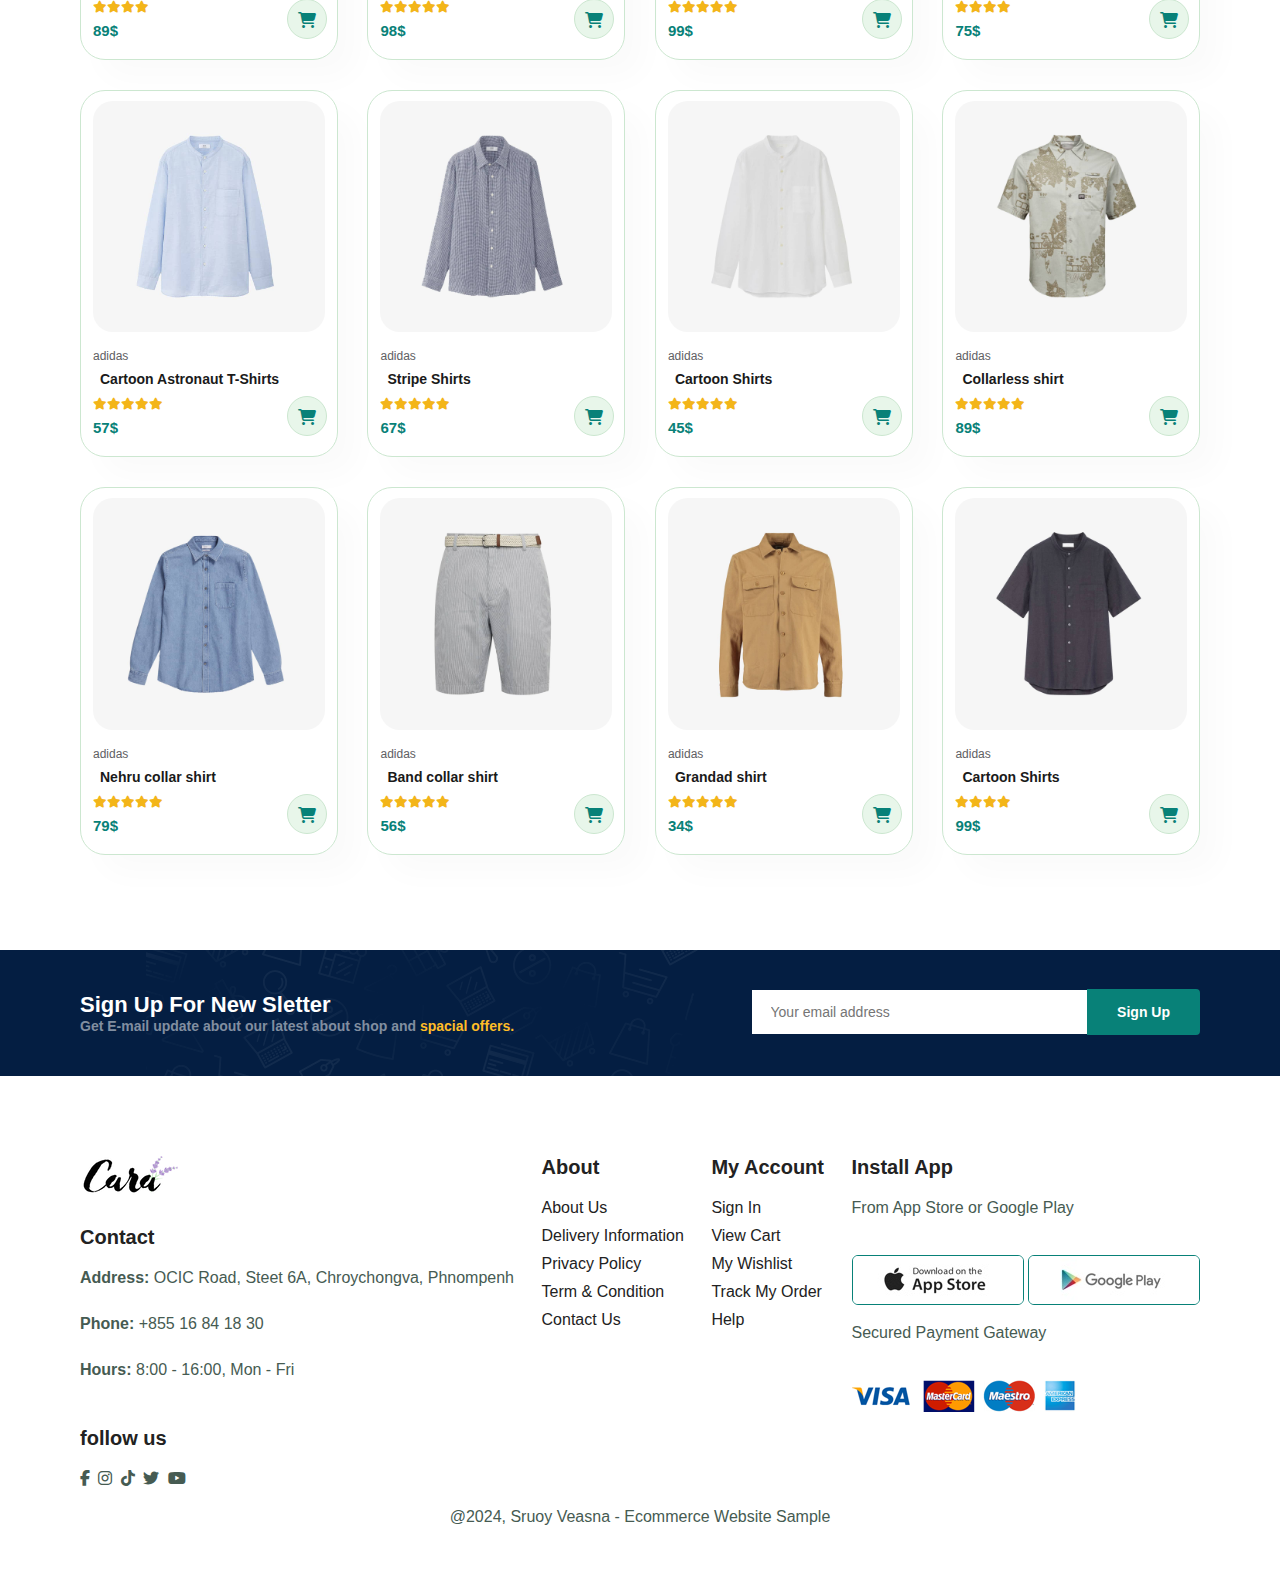
<file: sproduct.html>
<!DOCTYPE html>
<html lang="en">
  <head>
    <meta charset="UTF-8" />
    <meta name="viewport" content="width=device-width, initial-scale=1.0" />
    <title>Document</title>
    
    <script src="JQuery.js"></script>
    <link rel="stylesheet" href="styles.css" />
    <link
      rel="stylesheet"
      href="https://cdnjs.cloudflare.com/ajax/libs/font-awesome/6.5.1/css/all.min.css"
    />
  </head>
  <body>
    <section id="header">
      <a href="index.html"><img src="logo.png" alt="" /></a>
      <div>
        <ul id="navbar">
          <li><a href="index.html">Home</a></li>
          <li><a class="active" href="shop.html">Shop</a></li>
          <li><a href="blog.html">Blog</a></li>
          <li><a href="about.html">About</a></li>
          <li><a href="contact.html">Contact</a></li>
          <li id="lg-bag">
            <a href="cart.html"><i class="fa-solid fa-bag-shopping"></i></a>
          </li>
          <a href="#" id="close"><i class="fa-solid fa-xmark"></i></a>
        </ul>
      </div>
      <div class="mobile">
        <a href="cart.html"><i class="fa-solid fa-bag-shopping"></i></a
        ><i id="bar" class="fa-solid fa-bars"></i>
      </div>
    </section>
    <section id="prodetails" class="section-p1">
      <div class="single-pro-imgage">
        <img src="e1.jpg" width="100%" id="MainImg" alt="" />
        <div class="small-img-group">
          <div class="small-img-col">
            <img
              src="e1.jpg"
              width="100%"
              class="small-img"
              alt=""
            />
          </div>
          <div class="small-img-col">
            <img
              src="e2.jpg"
              width="100%"
              class="small-img"
              alt=""
            />
          </div>
          <div class="small-img-col">
            <img
              src="e3.jpg"
              width="100%"
              class="small-img"
              alt=""
            />
          </div>
          <div class="small-img-col">
            <img
              src="e4.jpg"
              width="100%"
              class="small-img"
              alt=""
            />
          </div>
        </div>
      </div>
      <div class="single-pro-details">
        <h6 id="productBrand">Home / T-shirt</h6>
        <h4  id="productName">Man's Fashion</h4>
        <h2 id="productPrice">$139.00</h2>
        <select>
          <option>Select Size</option>
          <option>XL</option>
          <option>XXL</option>
          <option>Small</option>
          <option>Large</option>
        </select>
        <input type="number" value="1" />
        <button id="addToCartBtn" class="normal">Add To Cart</button>
        <h4>Product Detail</h4>
        <span
          >Lorem ipsum dolor sit amet consectetur adipisicing elit. Cumque
          eligendi voluptatibus quibusdam quidem eos, iusto dolorem porro neque
          odit mollitia. Lorem ipsum, dolor sit amet consectetur adipisicing elit. Aut repellendus magnam consequatur ratione quaerat perferendis tempore? Aliquam officia quisquam soluta pariatur odio blanditiis ullam praesentium impedit maiores expedita illum quibusdam aliquid temporibus odit quasi, corrupti alias autem a neque ratione placeat. Blanditiis aliquam unde, voluptates vero voluptatibus voluptas dolores laudantium.</span
        >
      </div>
    </section>
    <section id="product1" class="section-p1">
      <h2>Feature Product</h2>
      <p>Summer Collection Modern Desgin</p>
      <div class="pro-container">
        
    </section>
    <section id="newsletter" class="section-p1 section-m1">
      <div class="newstext">
        <h4>Sign Up For New Sletter</h4>
        <p>
          Get E-mail update about our latest about shop and
          <span>spacial offers.</span>
        </p>
      </div>
      <div class="form">
        <input type="text" placeholder="Your email address" />
        <button class="normal">Sign Up</button>
      </div>
    </section>

    <footer class="section-p1">
      <div class="col">
        <img class="logo" src="logo.png" alt="" />
        <h4>Contact</h4>
        <p>
          <strong>Address: </strong>OCIC Road, Steet 6A, Chroychongva, Phnompenh
        </p>
        <p><strong>Phone: </strong>+855 16 84 18 30</p>
        <p><strong>Hours:</strong> 8:00 - 16:00, Mon - Fri</p>
        <div class="follow">
          <h4>follow us</h4>
          <div class="icon">
            <i class="fa-brands fa-facebook-f"></i>
            <i class="fa-brands fa-instagram"></i>
            <i class="fa-brands fa-tiktok"></i>
            <i class="fa-brands fa-twitter"></i>
            <i class="fa-brands fa-youtube"></i>
          </div>
        </div>
      </div>
      <div class="col">
        <h4>About</h4>
        <a href="about.html">About Us</a>
        <a href="#">Delivery Information</a>
        <a href="#">Privacy Policy</a>
        <a href="#">Term & Condition</a>
        <a href="contact.html">Contact Us</a>
      </div>
      <div class="col">
        <h4>My Account</h4>
        <a href="#">Sign In</a>
        <a href="#">View Cart</a>
        <a href="#">My Wishlist</a>
        <a href="#">Track My Order</a>
        <a href="#">Help</a>
      </div>
      <div class="col install">
        <h4>Install App</h4>
        <p>From App Store or Google Play</p>
        <div class="row">
          <img src="app.jpg" alt="" />
          <img src="play.jpg" alt="" />
        </div>
        <p>Secured Payment Gateway</p>
        <img src="pay.png" alt="" />
      </div>
      <div class="copyright">
        <p>@2024, Sruoy Veasna - Ecommerce Website Sample</p>
      </div>
    </footer>
  </body>
  <script >
    var MainImg =document.getElementById("MainImg");
    var smallimg=document.getElementsByClassName("small-img");
    smallimg[0].onclick= function(){
      MainImg.src=smallimg[0].src;
    }
    smallimg[1].onclick= function(){
      MainImg.src=smallimg[1].src;
    }
    smallimg[2].onclick= function(){
      MainImg.src=smallimg[2].src;
    }
    smallimg[3].onclick= function(){
      MainImg.src=smallimg[3].src;
    }
    
    
  </script>
  <script src="Action.js"></script>
</html>
</file>
<file: styles.css>
@import url("https://fonts.googleapis.com/css2?family=League+Spartan:wght@100;200;300;400;500;600;700;800;900&display=swap");
* {
  margin: 0;
  padding: 0;
  box-sizing: border-box;
  font-family: "Spartan", sans-serif;
}
h1 {
  font-family: sans-serif;
  font-size: 50px;
  line-height: 64px;
  color: #222;
}
h2 {
  font-size: 46px;
  line-height: 54px;
  color: #222;
}
h4 {
  font-size: 20px;

  color: #222;
}
h6 {
  font-weight: 700;
  font-size: 12px;
}
p {
  font-family: sans-serif;
  font-size: 16px;
  color: #465b52;
}
.section-p1 {
  padding: 40px 80px;
}
.section-m1 {
  margin: 40px 0;
}
body {
  width: 100%;
}
button.normal {
  font-size: 14px;
  font-weight: 600;
  padding: 15px 30px;
  color: #000;
  background-color: #fff;
  border: none;
  transition: 0.2s;
  outline: none;
  border-radius: 4px;
  cursor: pointer;
}
/* head section */
#header {
  display: flex;
  z-index: 999;
  position: sticky;
  align-items: center;
  justify-content: space-between;
  padding: 20px 80px;
  background-color: #e3e6f3;
  top: 0;
  left: 0;
  box-shadow: 0 5px 15px rgba(0, 0, 0, 0.06);
}
#navbar {
  display: flex;
  align-items: center;
  justify-content: center;
}
#navbar li {
  list-style-type: none;
  padding: 0 20px;
  position: relative;
}
#navbar li a {
  text-decoration: none;
  font-size: 16px;

  font-weight: 600px;
  color: #465b52;
  transition: 0.3s;
}
#navbar li a:hover,
#navbar li a.active {
  color: #088178;
}
#navbar li a.active::after,
#navbar li a:hover::after {
  content: "";
  width: 30%;
  height: 2px;
  background: #088178;
  position: absolute;
  bottom: -4px;
  left: 20px;
}

/* home-page */
#hero {
  background-image: url("hero4.png");
  height: 90vh;
  width: 100%;
  background-position: top 25% right 0;
  padding: 0 80px;
  display: flex;
  background-size: cover;
  flex-direction: column;
  align-items: flex-start;
  justify-content: center;
}
#hero h4 {
  padding-bottom: 15px;
}
#hero h1 {
  color: #088178;
}
#hero button {
  background-image: url("button.png");
  background-color: transparent;
  color: #088178;
  border: 0;
  padding: 14px 80px 14px 65px;
  background-repeat: no-repeat;
  cursor: pointer;
  font-weight: 700;
  font-size: 15px;
}
#feature {
  display: flex;
  align-items: center;
  justify-content: space-between;
  flex-wrap: wrap;
}
#feature .fe-box {
  width: 180px;
  text-align: center;
  padding: 25px 15px;
  box-shadow: 20px 20px 34px rgba(0, 0, 0, 0.03);
  border: 1px solid #cee7d0;
  border-radius: 4px;
  margin: 15px 0;
}
#feature .fe-box:hover {
  cursor: pointer;
  box-shadow: 10px 10px 54px rgba(70, 62, 221, 0.15);
}
#feature .fe-box img {
  width: 100%;
  margin-bottom: 10px;
}
#feature .fe-box h6 {
  padding: 9px 8px 6px 8px;
  display: inline-block;
  background-color: #fddde4;
  color: #088178;
  border-radius: 4px;
  line-height: 1;
}
#feature .fe-box:nth-child(2) h6 {
  background-color: #cdebbc;
}
#feature .fe-box:nth-child(3) h6 {
  background-color: #d1e8f2;
}
#feature .fe-box:nth-child(4) h6 {
  background-color: #cdd4f8;
}
#feature .fe-box:nth-child(5) h6 {
  background-color: #f6dbf6;
}
#feature .fe-box:nth-child(6) h6 {
  background-color: #fff2e5;
}
#product1 {
  text-align: center;
}
#product1 .pro {
  width: 23%;
  min-width: 250px;
  border-radius: 25px;
  padding: 10px 12px;
  border: 1px solid #cce7d0;
  cursor: pointer;
  box-shadow: 20px 20px 30px rgba(0, 0, 0, 0.02);
  margin: 15px 0;
  position: relative;
}
#product1 .pro:hover {
  box-shadow: 20px 20px 30px rgba(0, 0, 0, 0.06);
  transition: 0.2s ease;
}
#product1 .pro img {
  width: 100%;
  border-radius: 20px;
}
#product1 .pro .des {
  text-align: start;
  padding: 10px 0;
}
#product1 .pro .des span {
  color: #606063;
  font-size: 12px;
}
#product1 .pro .des h5 {
  padding: 7px;
  color: #1a1a1a;
  font-size: 14px;
}
#product1 .pro .des i {
  font-size: 12px;
  color: rgb(243, 181, 25);
}
#product1 .pro .des h4 {
  padding-top: 7px;
  font-size: 15px;
  font-weight: 700;
  color: #088178;
}
#product1 .pro .fa-solid {
  width: 40px;
  height: 40px;
  line-height: 40px;
  border-radius: 50px;
  background-color: #e8f6ea;
  color: #088178;
  border: 1px solid #cce7d0;
  position: absolute;
  bottom: 20px;
  right: 10px;
}
#product1 .pro-container {
  display: flex;
  justify-content: space-between;
  padding-top: 20px;
  flex-wrap: wrap;
}
#banner {
  display: flex;
  flex-direction: column;
  justify-content: center;
  align-items: center;
  text-align: center;
  background-image: url(b2.jpg);
  width: 100%;
  height: 40vh;
  background-size: cover;
  background-position: center;
}
#banner h4 {
  color: #fff;
  font-size: 16px;
}
#banner h2 {
  color: #fff;
  font-size: 30px;
  padding: 10px 0;
}
#banner h2 span {
  color: #ef3636;
}
#banner button:hover {
  background-color: #088178;
  color: #fff;
}
#sm-banner {
  display: flex;
  flex-wrap: wrap;

  justify-content: space-between;
}
#sm-banner .banner-box {
  display: flex;
  flex-direction: column;
  justify-content: center;
  align-items: flex-start;
  padding: 30px;
  background-image: url(b17.jpg);
  min-width: 48%;
  height: 50vh;
  background-size: cover;
  background-position: center;
}
#sm-banner .banner-box2 {
  background-image: url(b10.jpg);
}
#sm-banner h4 {
  font-size: 20px;
  color: #fff;
  font-weight: 300;
}
#sm-banner h2 {
  font-size: 28px;
  color: #fff;
  font-weight: 800;
}
#sm-banner span {
  font-size: 14px;
  color: #fff;
  font-weight: 500;
  padding-bottom: 15px;
}
button.white {
  font-size: 13px;
  font-weight: 600;
  padding: 11px 18px;
  color: #fff;
  background-color: transparent;
  border: 1px solid #fff;
  transition: 0.2s;
  outline: none;
  cursor: pointer;
}
#sm-banner .banner-box:hover button {
  background-color: #088178;
  border: 1px solid #088178;
}
#banner3 {
  display: flex;
  flex-wrap: wrap;
  justify-content: space-between;
  padding: 0 80px;
}
#banner3 .banner-box {
  display: flex;
  flex-direction: column;
  justify-content: center;
  align-items: flex-start;
  padding: 20px;
  background-image: url(b7.jpg);
  min-width: 30%;
  height: 30vh;
  margin-bottom: 20px;
  background-size: cover;
  background-position: center;
}
#banner3 .banner-box2 {
  background-image: url(b4.jpg);
}
#banner3 .banner-box3 {
  background-image: url(b18.jpg);
}
#banner3 h2 {
  color: #fff;
  font-weight: 900;
  font-size: 22px;
}
#banner3 h3 {
  color: #ec544e;
  font-weight: 800;
  font-size: 15px;
}
#newsletter {
  display: flex;
  flex-wrap: wrap;
  justify-content: space-between;
  align-items: center;
  background-image: url(b14.png);
  background-repeat: no-repeat;
  background-position: 20% 30%;
  background-color: #041e42;
}
#newsletter h4 {
  font-size: 22px;
  font-weight: 700;
  color: #fff;
}
#newsletter p {
  font-size: 14px;
  font-weight: 600;
  color: #818ea0;
}
#newsletter p span {
  color: #ffbd27;
}
#newsletter .form {
  display: flex;
  width: 40%;
}
#newsletter input {
  height: 3.125em;
  padding: 0 1.25em;
  font-size: 14px;
  width: 100%;
  border: 1px solid transparent;
  outline: none;
  border-top-right-radius: 0;
  border-bottom-right-radius: 0;
}
#newsletter button {
  background-color: #088178;
  color: #fff;
  white-space: nowrap;
  border-bottom-left-radius: 0;
  transform: translateY(-1px);
  border-top-left-radius: 0;
}
footer {
  display: flex;
  flex-wrap: wrap;
  justify-content: space-between;
}
footer .col {
  display: flex;
  flex-direction: column;
  align-items: flex-start;
  margin-bottom: 20px;
}
footer .logo {
  margin-bottom: 30px;
}
footer h4 {
  font: 14px;
  padding-bottom: 20px;
}
footer p {
  font: 13px;
  padding-bottom: 20px;
  margin: 0 0 8px 0;
}
footer a {
  font: 13px;
  text-decoration: none;
  color: #222;
  margin-bottom: 10px;
}
footer .follow {
  margin-top: 20px;
}
footer .follow i {
  color: #465b52;
  padding-right: 4px;
  cursor: pointer;
}
footer .install .row img {
  border: 1px solid#088178;
  border-radius: 6px;
}
footer .install img {
  margin: 10px 0 15px;
}
footer .follow i:hover,
footer a:hover {
  color: #088178;
}
footer .copyright {
  width: 100%;
  text-align: center;
}
.mobile {
  display: none;
  align-items: center;
}
#close {
  display: none;
}
#navbar.active {
  right: 0;
}
/* media query */

@media (max-width: 799px) {
  #navbar {
    display: flex;
    align-items: flex-start;
    flex-direction: column;
    justify-content: flex-start;
    position: fixed;
    top: 0;
    transition: 0.5s;
    right: -300px;
    height: 100vh;
    width: 300px;
    background-color: #e3e6f3;
    box-shadow: 0 40px 60px rgba(0, 0, 0, 0.01);
    padding: 80px 0 0 10px;
  }
  #navbar li {
    margin-bottom: 25px;
  }

  .mobile {
    display: flex;
    align-items: center;
  }
  .mobile i {
    color: #1a1a1a;
    font-size: 24px;
    padding-left: 20px;
  }
  #close {
    position: absolute;
    top: 30px;
    left: 30px;
    color: #222;
    font-size: 24px;
    display: block;
  }
  #lg-bag {
    display: none;
  }
  #hero {
    height: 70vh;
    background-position: top 30% right 30%;
    padding: 0 80px;
  }
  #feature {
    justify-content: center;
  }
  #feature .fe-box {
    margin: 15px 15px;
  }
  .section-p1 {
    padding: 40px 40px;
  }
  #product1 .pro-container {
    justify-content: center;
  }
  #product1 .pro {
    margin: 15px;
  }
  #banner {
    height: 25vh;
  }
  #sm-banner .banner-box {
    min-width: 100%;
    height: 30vh;
  }
  #banner3 {
    padding: 0 40px;
  }
  #banner3 .banner-box {
    width: 28%;
  }
  #newsletter .form {
    margin-top: 15px;
    width: 70%;
  }
}
@media (max-width: 477px) {
  #header {
    padding: 10px 30px;
  }
  #hero {
    background-position: 55%;
    padding: 0 20px;
  }
  h2 {
    font-size: 32px;
  }
  h1 {
    font-size: 38px;
  }
  .section-p1 {
    padding: 20px;
  }
  #feature {
    justify-content: space-between;
  }
  #feature .fe-box {
    width: 155px;
    margin: 0 0 15px 0;
  }
  #product1 .pro {
    width: 100%;
  }
  #banner {
    height: 40vh;
  }
  #sm-banner .banner-box {
    height: 40vh;
  }
  #sm-banner .banner-box2 {
    margin-top: 20px;
  }
  #banner3 {
    padding: 0 20px;
  }
  #banner3 .banner-box {
    width: 100%;
  }
  #newsletter .form {
    margin-top: 15px;
    width: 100%;
  }
  #newsletter {
    padding: 40px 20px;
  }
  footer .copyright {
    text-align: start;
  }
  /* single Pro */
  #prodetails {
    display: flex;
    flex-direction: column;
  }
  #prodetails .single-pro-imgage {
    width: 100%;
    margin-right: 0px;
  }
  #prodetails .single-pro-details {
    width: 100%;
  }
  #blog {
    padding: 100px 20px 0 20px;
  }
  #blog .blog-box {
    display: flex;
    flex-direction: column;
    align-items: flex-start;
  }
  #blog .blog-img {
    width: 100%;
    margin-right: 0;
    margin-bottom: 30px;
  }
  #blog .blog-details {
    width: 100%;
  }
  #about-head {
    display: flex;
    flex-direction: column;
    align-items: center;
  }
  #about-head div {
    padding-left: 20px;
  }
  #about-head img {
    width: 100%;
    height: auto;
    margin-bottom: 20px;
  }
  #form-details {
    display: flex;
    flex-direction: column;
  }
  #form-details {
    display: flex;
    justify-content: space-between;
    margin: 30px;
    /* padding: 80px; */
    border: 1px solid #e1e1e1;
  }
  #form-details form {
    width: 100%;
    display: flex;
    flex-direction: column;
    align-items: flex-start;
    margin-bottom: 30px;
  }
  #contact-details {
    display: flex;
    margin: 10px;
    padding: 30px 10px;
    border: 1px solid #1a1a1a;
    flex-direction: column;
    flex-wrap: wrap;
  }
  #cart-add {
    display: flex;
    flex-direction: column;
  }
  #coupon {
    width: 100%;
  }
  #subtotal {
    width: 100%;
    margin-bottom: 30px;
    border: 1px solid #e2e9e1;
    padding: 0px;
  }
}

/* shop page */
#page-header {
  background-image: url(b1.jpg);
  width: 100%;
  height: 40vh;
  background-size: cover;
  display: flex;
  justify-content: center;
  align-items: center;
  flex-direction: column;
  padding: 14px;
}
#page-header h2,
#page-header p {
  color: #fff;
}
#pagination {
  text-align: center;
}
#pagination a {
  text-decoration: none;
  background-color: #088178;
  padding: 15px 20px;
  border-radius: 4px;
  font-weight: 600;
  color: #fff;
}
#pagination a i {
  font-size: 16px;
  font-weight: 600;
}
/* sigle product */
#prodetails .single-pro-imgage {
  width: 40%;
  margin-right: 50px;
}
#prodetails .small-img-group {
  display: flex;
  justify-content: space-between;
}
#prodetails .small-img-col {
  flex-basis: 24%;
  cursor: pointer;
}
#prodetails {
  display: flex;
  margin-top: 20px;
}
#prodetails .single-pro-details {
  width: 50%;
  padding-top: 30px;
}
#prodetails .single-pro-details h4 {
  padding: 40px 0 20px 0;
}
#prodetails .single-pro-details h2 {
  font-size: 26px;
}
#prodetails .single-pro-details select {
  display: block;
  padding: 5px 10px;
  margin-bottom: 10px;
}
#prodetails .single-pro-details input {
  width: 50px;
  height: 47px;
  padding-left: 10px;
  font-size: 16px;
  margin-right: 10px;
}
#prodetails .single-pro-details button {
  background-color: #088178;
  color: white;
}
#prodetails .single-pro-details input:focus {
  outline: none;
}
#prodetails .single-pro-details span {
  line-height: 25px;
}
/* blog-page */

#page-header.blog-header {
  background-image: url(b19.jpg);
}
#blog {
  padding: 150px 150px 0 150px;
}
#blog .blog-box {
  display: flex;
  align-items: center;
  width: 100%;
  padding-bottom: 90px;
}
#blog .blog-img {
  width: 50%;

  margin-right: 40px;
}
#blog .blog-img img {
  width: 100%;
  height: 300px;
  object-fit: cover;
}
#blog .blog-details {
  width: 50%;
}
#blog .blog-details a {
  text-decoration: none;
  font-size: 11px;
  color: #000;
  font-weight: 700;
  position: relative;
  transition: 0.3s;
}
#blog .blog-details a::after {
  content: "";
  width: 50px;
  height: 1px;
  background-color: #000;
  position: absolute;
  top: 4px;
  right: -60px;
}
#blog .blog-details a:hover {
  color: #088178;
}
#blog .blog-details a:hover::after {
  background-color: #088178;
}
#blog .blog-details h4 {
  margin-bottom: 30px;
}
#blog .blog-details p {
  margin-bottom: 30px;
}
/* about page */
#page-header.about-header {
  background-image: url(banner.png);
}
#about-head {
  display: flex;
  align-items: center;
}
#about-head img {
  width: 50%;
}
#about-head div {
  padding-left: 40px;
}
#about-app {
  text-align: center;
}
#about-app .video {
  width: 70%;
  height: 100%;
  margin: 30px auto 0px auto;
}
#about-app .video video {
  width: 100%;
  height: 100%;
  border-radius: 20px;
}
#contact-details {
  display: flex;
  align-items: center;
  justify-content: space-between;
}
#contact-details .details {
  width: 40%;
}
#contact-details .details span,
#form-details form span {
  font-size: 12px;
}
#contact-details .details h2,
#form-details form h2 {
  font-size: 26px;
  line-height: 35px;
  padding: 20px 0;
}
#contact-details .details h3 {
  font-size: 16px;
  padding-bottom: 30px;
}
#contact-details .details li {
  list-style: none;
  display: flex;
  padding: 10px 0;
}
#contact-details .details li i {
  font-size: 14px;
  padding-right: 22px;
}
#contact-details .details li p {
  margin: 0;
  font-size: 14px;
}
#contact-details .map {
  width: 55%;
  height: 400px;
}
#contact-details .map iframe {
  width: 100%;
  height: 100%;
}
#form-details {
  display: flex;
  justify-content: space-between;
  margin: 30px;
  padding: 80px;
  border: 1px solid #e1e1e1;
}
#form-details form {
  width: 65%;
  display: flex;
  flex-direction: column;
  align-items: flex-start;
}
#form-details form input,
#form-details form textarea {
  width: 100%;
  padding: 12px 15px;
  outline: none;
  margin-bottom: 20px;
  border: 1px solid #e1e1e1;
}
#form-details form button {
  background-color: #088178;
  color: #fff;
}
#form-details .people div {
  padding-bottom: 25px;
  display: flex;
  align-items: flex-start;
}
#form-details .people div img {
  width: 100px;
  height: 100px;
  object-fit: cover;
  border-radius: 50%;
  margin-right: 15px;
}
#form-details .people div p {
  margin: 0;
  font-size: 13px;
  line-height: 25px;
}
#form-details .people div p span {
  display: block;
  font-size: 16px;
  font-weight: 600px;
  color: #000;
}
/* cart page */
#cart {
  overflow-x: auto;
}
#cart table {
  width: 100%;
  border-collapse: collapse;
  table-layout: fixed;
  white-space: nowrap;
  margin-top: 50px;
}
#cart table img {
  width: 70px;
}
#cart table td:nth-child(1) {
  width: 100px;
  text-align: center;
}
#cart table td:nth-child(1) {
  width: 100px;
  text-align: center;
}
#cart table td:nth-child(2) {
  width: 150px;
  text-align: center;
}
#cart table td:nth-child(3) {
  width: 250px;
  text-align: center;
}
#cart table td:nth-child(4),
#cart table td:nth-child(5),
#cart table td:nth-child(6) {
  width: 150px;
  text-align: center;
}
#cart table td:nth-child(5) input {
  width: 70px;
  padding: 10px 5px 10px 15px;
}
#cart table thead {
  border: 1px solid #e2e9e1;
  border-left: none;
  border-right: none;
}
#cart table thead td {
  font-weight: 700;
  text-transform: uppercase;
  font-size: 13px;
  padding: 18px 0;
}
#cart table tbody tr td {
  padding-top: 15px;
}
#cart table tbody td {
  font-size: 13px;
}
#cart-add {
  display: flex;
  flex-wrap: wrap;
  justify-content: space-between;
}
#coupon {
  width: 50%;
  margin-bottom: 30px;
}
#coupon h3,
#subtotal h3 {
  padding-bottom: 15px;
}
#coupon input {
  padding: 15px 20px;
  outline: none;
  width: 60%;
  margin-right: 10px;
  border: 1px solid #e2e9e1;
}
#coupon button {
  background-color: #088178;
  color: #fff;
}
#subtotal {
  width: 50%;
  margin-bottom: 30px;
  border: 1px solid #e2e9e1;
  padding: 30px;
}
#subtotal table {
  border-collapse: collapse;
  width: 100%;
  margin-bottom: 20px;
}
#subtotal table td {
  width: 50%;
  border: 1px solid #e2e9e1;
  padding: 10px;
  font-size: 13px;
}
#subtotal button {
  background-color: #088178;
  color: #fff;
}
</file>
